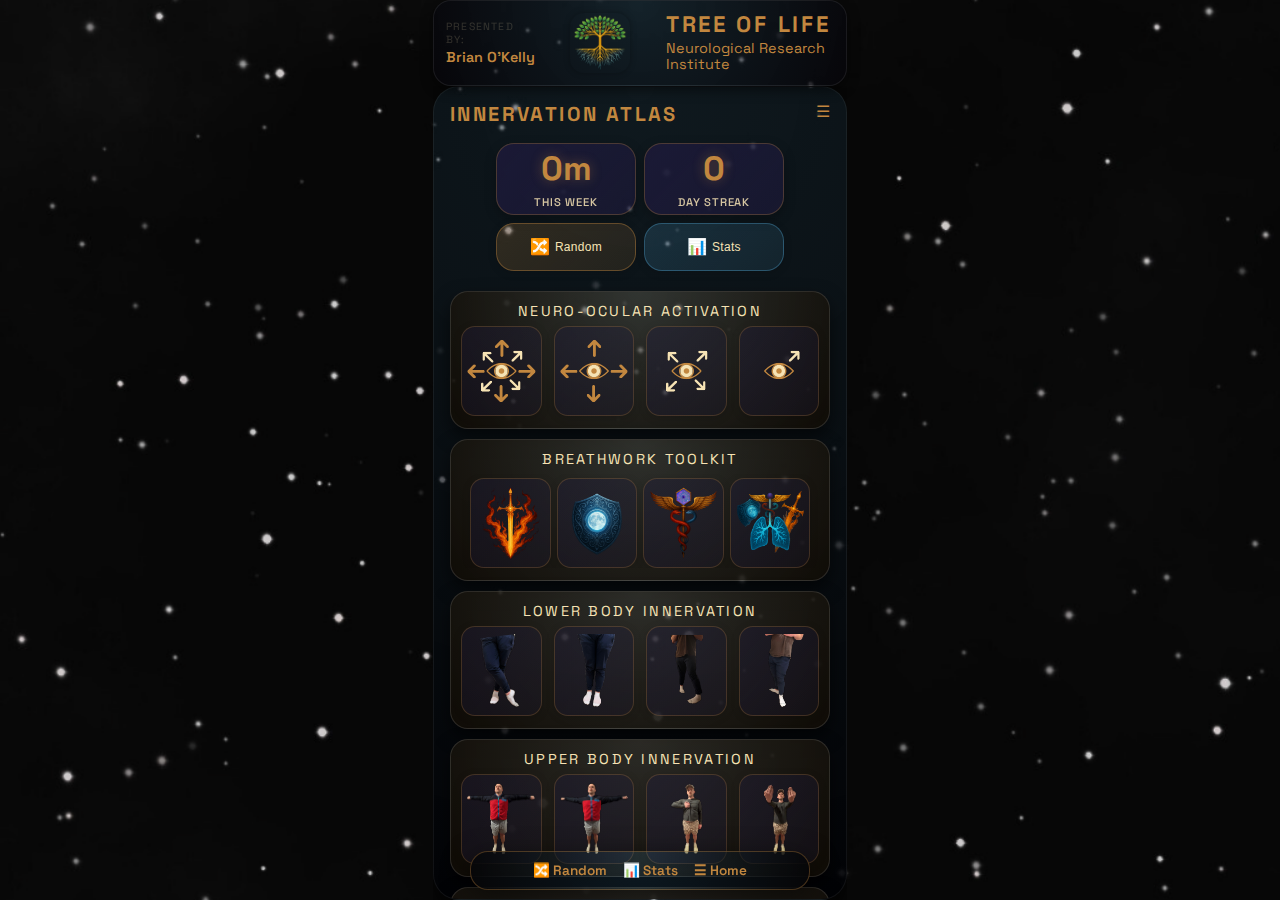
<file: index.html>
<!DOCTYPE html>
<html lang="en">

<head>
  <meta charset="UTF-8">
  <meta name="viewport" content="width=device-width, initial-scale=1.0, maximum-scale=1.0, user-scalable=no">
  <title>Innervation Atlas - Tree of Life NRI</title>
  <link rel="preconnect" href="https://fonts.googleapis.com">
  <link rel="preconnect" href="https://fonts.gstatic.com" crossorigin>
  <link href="https://fonts.googleapis.com/css2?family=Space+Grotesk:wght@300;400;500;600;700&display=swap"
    rel="stylesheet">
  <link rel="stylesheet" href="css/legs_style.css">
  <link rel="stylesheet" href="css/footer-nav.css">
  <!-- Favicon for site icon -->
  <link rel="icon" type="image/png" href="assets/logo/tolnrilogo.png">
  <!-- iPhone / iPad home screen icon -->
  <link rel="apple-touch-icon" sizes="180x180" href="assets/logo/tolnrilogo.png">
</head>

<body>
  <div class="app-frame">
    <header class="brand-header">
      <div class="brand-mark home-brand">
        <div class="brand-presenter-block">
          <div class="presented-label">presented by:</div>
          <div class="presented-name">Brian O'Kelly</div>
        </div>

        <a href="index.html" class="brand-logo-link">
          <img src="assets/logo/tolnrilogo.png" alt="Tree of Life logo" class="brand-logo-image">
        </a>

        <div class="brand-text">
          <div class="brand-title">TREE OF LIFE</div>
          <div class="brand-subtitle">Neurological Research Institute</div>
        </div>
      </div>
    </header>

    <main class="app-main">
      <section class="screen screen-active">
        <div class="home-top-row">
          <h1 class="screen-title">Innervation Atlas</h1>
          <div class="header-actions home-menu">
            <div class="menu-dropdown">
              <button class="menu-button" type="button" aria-label="Menu">☰</button>
              <div class="menu-panel">
                <a href="index.html">🏠 Home</a>
                <a href="random.html">🔀 Random</a>
                <a href="eyes.html">👁️ Eyes</a>
                <a href="breathwork.html">🫁 Breathwork</a>
                <a href="lower.html">🦶 Lower Body</a>
                <a href="upper.html">💪 Upper Body</a>
                <a href="head.html">🧠 Head</a>
                <a href="mudras.html">🤲 Mudras</a>
                <button type="button" data-menu-stats>📊 Stats</button>
                <a href="mailto:TreeOfLifeNRI@yahoo.com">📱 Contact</a>
              </div>
            </div>
          </div>
        </div>

        <!-- Stats Summary Widget -->
        <div class="home-stats-summary">
          <div class="home-stat-item" id="home-week-time">
            <div class="home-stat-value">—</div>
            <div class="home-stat-label">This Week</div>
          </div>
          <div class="home-stat-item" id="home-day-streak">
            <div class="home-stat-value">—</div>
            <div class="home-stat-label">Day Streak</div>
          </div>
          <div class="home-action-buttons">
            <button class="home-action-btn home-random-btn" id="home-random-btn" title="Start random routine">
              <span class="home-action-icon">🔀</span>
              <span class="home-action-text">Random</span>
            </button>
            <button class="home-action-btn home-stats-btn" id="home-stats-btn" title="View detailed statistics">
              <span class="home-action-icon">📊</span>
              <span class="home-action-text">Stats</span>
            </button>
          </div>
        </div>

        <div class="routine-list">
          <!-- Neuro-Ocular card -->
          <div class="routine-card" data-href="eyes.html">
            <div class="routine-header-row">
              <div class="routine-name">Neuro-Ocular Activation</div>
            </div>
            <div class="icon-strip ocular-icons">
              <a href="eyes.html?routine=FULL" class="icon-thumb" title="All 9 points">
                <img data-src="assets/neuroocular/icons/all9.svg" alt="All 9 Icon">
              </a>
              <a href="eyes.html?routine=CORE" class="icon-thumb" title="Main 4 points">
                <img data-src="assets/neuroocular/icons/9main4.svg" alt="Main 4 Icon">
              </a>
              <a href="eyes.html?routine=DIAGONAL" class="icon-thumb" title="Supplemental 4 points">
                <img data-src="assets/neuroocular/icons/9supp4.svg" alt="Supplemental 4 Icon">
              </a>
              <a href="eyes.html?routine=ALERT" class="icon-thumb" title="Heart Chakra">
                <img data-src="assets/neuroocular/icons/9heicon.svg" alt="Heart Chakra Icon">
              </a>
            </div>
          </div>

          <!-- Breathwork Toolkit -->
          <div class="routine-card" data-href="breathwork.html">
            <div class="routine-header-row">
              <div class="routine-name">Breathwork Toolkit</div>
            </div>
            <div class="thumb-strip">
              <div class="thumb"><img data-src="assets/breath/solar.png" alt="Solar pattern"></div>
              <div class="thumb"><img data-src="assets/breath/lunar.png" alt="Lunar pattern"></div>
              <div class="thumb"><img data-src="assets/breath/alternate.png" alt="Alternate pattern"></div>
              <div class="thumb"><img data-src="assets/breath/cyclical.png" alt="Cyclical pattern"></div>
            </div>
          </div>

          <!-- Lower Body Innervation -->
          <div class="routine-card" data-href="lower.html">
            <div class="routine-header-row">
              <div class="routine-name">Lower Body Innervation</div>
            </div>
            <div class="icon-strip lower-icons">
              <!-- JS will inject four icons using first movement image from each routine -->
            </div>
          </div>

          <!-- Upper Body Innervation -->
          <div class="routine-card" data-href="upper.html">
            <div class="routine-header-row">
              <div class="routine-name">Upper Body Innervation</div>
            </div>
            <div class="icon-strip upper-icons">
              <!-- JS will inject up to 6 random routine icons -->
            </div>
          </div>

          <!-- Head Innervation -->
          <div class="routine-card" data-href="head.html">
            <div class="routine-header-row">
              <div class="routine-name">Head Innervation</div>
            </div>
            <div class="icon-strip head-icons">
              <!-- JS will inject up to 6 random routine icons -->
            </div>
          </div>

          <!-- Mudras -->
          <div class="routine-card" data-href="mudras.html">
            <div class="routine-header-row">
              <div class="routine-name">Mudras</div>
            </div>
            <div class="thumb-strip mudras-strip">
              <!-- JS will inject 3 random mudra thumbnails -->
            </div>
          </div>

          <!-- Other: About / FAQ / Contact -->
          <div class="routine-card about-card" data-href="other.html">
            <div class="routine-header-row">
              <div class="routine-name">About / FAQ / Contact</div>
            </div>
          </div>

          <!-- Presenter info + Back to top -->
          <div class="footer-cta-bar">
            <div class="social-icons">
              <a href="https://www.pinterest.com" target="_blank" rel="noopener" title="Pinterest">
                <img src="assets/social/pinterest.png" alt="Pinterest" width="28" height="28">
              </a>
              <a href="https://www.youtube.com" target="_blank" rel="noopener" title="YouTube">
                <img src="assets/social/youtube.png" alt="YouTube" width="28" height="28">
              </a>
              <a href="https://www.instagram.com" target="_blank" rel="noopener" title="Instagram">
                <img src="assets/social/instagram.png" alt="Instagram" width="28" height="28">
              </a>
              <a href="https://www.tiktok.com" target="_blank" rel="noopener" title="TikTok">
                <img src="assets/social/tiktok.png" alt="TikTok" width="28" height="28">
              </a>
            </div>
          </div>

        </div>
      </section>
    </main>

    <footer class="app-footer">
      <nav class="footer-nav">
        <a href="random.html">🔀 Random</a>
        <a href="#" id="footer-stats">📊 Stats</a>
        <a href="index.html">☰ Home</a>
      </nav>
    </footer>
  </div>

  <script>
    function scrollToTop() {
      const screen = document.querySelector('.screen-active');
      if (screen) {
        screen.scrollTo({ top: 0, behavior: 'smooth' });
      } else {
        window.scrollTo({ top: 0, behavior: 'smooth' });
      }
    }

    document.addEventListener('DOMContentLoaded', () => {
      // Initialize lazy image loader
      const lazyLoader = new LazyImageLoader({ rootMargin: '100px' });

      // Observe all images with data-src attribute
      document.querySelectorAll('img[data-src]').forEach(img => {
        lazyLoader.observe(img);
      });

      // Make entire card clickable (except when clicking inside an inner link).
      document.querySelectorAll('.routine-card[data-href]').forEach(card => {
        card.addEventListener('click', (e) => {
          if (e.target.closest('a')) return; // let icon links work normally
          const href = card.getAttribute('data-href');
          if (href) {
            window.location.href = href;
          }
        });
      });

      function shuffleAndTake(list, maxCount) {
        const copy = [...list];
        for (let i = copy.length - 1; i > 0; i--) {
          const j = Math.floor(Math.random() * (i + 1));
          [copy[i], copy[j]] = [copy[j], copy[i]];
        }
        return copy.slice(0, Math.min(maxCount, copy.length));
      }

      // 1) MUDRAS: show 4 random mudra icons on the Mudras card
      const mudraStrip = document.querySelector('.mudras-strip');
      if (mudraStrip) {
        const TOTAL_MUDRAS = 45; // adjust if you have fewer
        const chosen = [];
        while (chosen.length < 4 && chosen.length < TOTAL_MUDRAS) {
          const n = Math.floor(Math.random() * TOTAL_MUDRAS) + 1;
          if (!chosen.includes(n)) chosen.push(n);
        }
        mudraStrip.innerHTML = '';
        chosen.forEach(i => {
          const d = document.createElement('div');
          d.className = 'thumb';
          const img = document.createElement('img');
          img.dataset.src = 'assets/mudras/' + i + '.svg';
          img.alt = 'Mudra ' + i;
          lazyLoader.observe(img);
          d.appendChild(img);
          mudraStrip.appendChild(d);
        });
      }

      // 2) BREATHWORK: show 4 random breathwork icons
      const breathworkStrip = document.querySelector('.breathwork-strip');
      if (breathworkStrip) {
        const BREATHWORK_ICONS = [
          { file: 'sword.svg', title: 'Breath of Fire' },
          { file: 'wings.svg', title: 'Angelic Breath' },
          { file: 'caduceus.svg', title: 'Caduceus Breath' },
          { file: 'lungs.svg', title: 'Deep Lung Breath' }
        ];

        breathworkStrip.innerHTML = '';
        BREATHWORK_ICONS.forEach(icon => {
          const a = document.createElement('a');
          a.href = 'breathwork.html';
          a.className = 'thumb';
          a.title = icon.title;
          const img = document.createElement('img');
          img.dataset.src = `assets/breathwork/${icon.file}`;
          img.alt = icon.title;
          a.appendChild(img);
          breathworkStrip.appendChild(a);
          if (lazyLoader) lazyLoader.observe(img);
        });
      }

      // 3) LOWER BODY: show 4 lower body icons
      const lowerStrip = document.querySelector('.lower-icons');
      if (lowerStrip) {
        const lowerRoutines = [
          { key: 'FEET', file: '1_FEET_MIDCROSSRIGHT_D_IMG.svg', alt: 'Feet' },
          { key: 'GROUNDING', file: '1_GROUNDING_FORWARD_D_IMG.svg', alt: 'Grounding' },
          { key: 'HIPS1', file: '1_HIPS1_LEFTFRONTIN_D_IMG.svg', alt: 'Hips I' },
          { key: 'HIPS2', file: '1_HIPS2_PLANKOPPOSITELEFTFRONT_D_IMG.svg', alt: 'Hips II' }
        ];
        lowerStrip.innerHTML = '';
        lowerRoutines.forEach(r => {
          const a = document.createElement('a');
          a.href = 'lower.html?routine=' + r.key;
          a.className = 'icon-thumb lower-thumb';
          const img = document.createElement('img');
          img.dataset.src = 'InnervationSVGs/' + r.file;
          img.alt = r.alt;
          lazyLoader.observe(img);
          a.appendChild(img);
          lowerStrip.appendChild(a);
        });
      }

      // 3) UPPER BODY: random 6 routines using the first movement SVG from each
      const upperStrip = document.querySelector('.upper-icons');
      if (upperStrip) {
        const UPPER_ROUTINES = [
          { key: 'PALMSTOGETHER', label: 'Palms Together', file: '2_CLASPMID_LEFT_D_IMG.svg' },
          { key: 'PALMIN', label: 'Palm In', file: '2_PALMIN_UP_D_IMG.svg' },
          { key: 'PALMOPEN', label: 'Palm Open', file: '2_PALMOPEN_UP_D_IMG.svg' },
          { key: 'PALMOUT', label: 'Palm Out', file: '2_PALMOUT_DOWN_D_IMG.svg' },
          { key: 'PALMCLOSED', label: 'Palm Closed', file: '2_PALMCLOSED_UP_D_IMG.svg' },
          { key: 'HEARTOPEN', label: 'Heart Open', file: '2_HEARTOPEN_RIGHT_D_IMG.svg' },
          { key: 'HEARTPROTECTED', label: 'Heart Protected', file: '2_HEARTPROTECTED_RIGHT_D_IMG.svg' },
          { key: 'SCAPULA', label: 'Scapula', file: '2_SCAPULA_RIGHT_D_IMG.svg' },
          { key: 'CROSSOPENBACKWARD', label: 'Cross Back', file: '2_CROSSPALM_BACKWARD_0_IMG.svg' },
          { key: 'CROSSOPENDOWN', label: 'Cross Down', file: '2_CROSSPALM_DOWN_0_IMG.svg' },
          { key: 'CROSSOPENFORWARD', label: 'Cross Forward', file: '2_CROSSPALM_FORWARD_0_IMG.svg' },
          { key: 'CROSSOPENREVERSE', label: 'Cross Reverse', file: '2_CROSSPALM_REVERSE_0_IMG.svg' },
          { key: 'CROSSOPENUP', label: 'Cross Up', file: '2_CROSSPALM_UP_0_IMG.svg' },
          { key: 'CROSSCLOSEDBACKWARD', label: 'Fists Back', file: '2_CROSSFIST_BACKWARD_0_IMG.svg' },
          { key: 'CROSSCLOSEDDOWN', label: 'Fists Down', file: '2_CROSSFIST_DOWN_0_IMG.svg' },
          { key: 'CROSSCLOSEDFORWARD', label: 'Fists Forward', file: '2_CROSSFIST_FORWARD_0_IMG.svg' },
          { key: 'CROSSCLOSEDREVERSE', label: 'Fists Reverse', file: '2_CROSSFIST_REVERSE_0_IMG.svg' },
          { key: 'CROSSCLOSEDUP', label: 'Fists Up', file: '2_CROSSFIST_UP_0_IMG.svg' }
        ];

        upperStrip.innerHTML = '';
        shuffleAndTake(UPPER_ROUTINES, 4).forEach(r => {
          const a = document.createElement('a');
          a.href = 'upper.html?routine=' + r.key;
          a.className = 'icon-thumb';
          const img = document.createElement('img');
          img.dataset.src = 'InnervationSVGs/' + r.file;
          img.alt = r.label;
          lazyLoader.observe(img);
          a.appendChild(img);
          upperStrip.appendChild(a);
        });
      }

      // 4) HEAD: random 6 routines using the first movement SVG from each
      const headStrip = document.querySelector('.head-icons');
      if (headStrip) {
        const HEAD_ROUTINES = [
          { key: 'CHINBOTTOM', label: 'Chin Bottom', file: '3_CHINBOTTOM_0_D_IMG.svg' },
          { key: 'CHINTOP', label: 'Chin Top', file: '3_CHINTOP_0_D_IMG.svg' },
          { key: 'LION', label: 'Lion', file: '3_LION_0_D_IMG.svg' },
          { key: 'LIONLEFT', label: 'Lion Left', file: '3_LIONLEFT_0_D_IMG.svg' },
          { key: 'LIONRIGHT', label: 'Lion Right', file: '3_LIONRIGHT_0_D_IMG.svg' },
          { key: 'NOSE', label: 'Nose', file: '3_OPENNOSE_OPENMOUTH_D_IMG.svg' },
          { key: 'PULL', label: 'Pulls', file: '3_PULLTOP_R_D_IMG.svg' }
        ];

        headStrip.innerHTML = '';
        shuffleAndTake(HEAD_ROUTINES, 4).forEach(r => {
          const a = document.createElement('a');
          a.href = 'head.html?routine=' + r.key;
          a.className = 'icon-thumb';
          const img = document.createElement('img');
          img.dataset.src = 'InnervationSVGs/' + r.file;
          img.alt = r.label;
          lazyLoader.observe(img);
          a.appendChild(img);
          headStrip.appendChild(a);
        });
      }
    });
  </script>

  <!-- Time Tracking Scripts -->
  <script src="js/time-tracker.js"></script>
  <script src="js/time-stats-ui.js"></script>
  <script src="js/lazy-loader.js"></script>

  <!-- Homepage Stats Script -->
  <script>
    document.addEventListener('DOMContentLoaded', () => {
      // Update stats summary
      function updateHomeStats() {
        if (!window.timeTracker) return;

        const stats = window.timeTracker.getSummaryStats();

        // Week time
        const weekEl = document.querySelector('#home-week-time .home-stat-value');
        if (weekEl) {
          weekEl.textContent = stats.week > 0 ? TimeTracker.formatTime(stats.week) : '0m';
        }

        // Day streak (count consecutive days with practice)
        const streakEl = document.querySelector('#home-day-streak .home-stat-value');
        if (streakEl) {
          const streak = calculateDayStreak();
          streakEl.textContent = streak;
        }
      }

      // Calculate day streak
      function calculateDayStreak() {
        if (!window.timeTracker || !window.timeTracker.data.sessions.length) return '0';

        const sessions = window.timeTracker.data.sessions;
        const today = new Date();
        today.setHours(0, 0, 0, 0);

        const daysSeen = new Set();
        sessions.forEach(s => {
          const d = new Date(s.timestamp);
          d.setHours(0, 0, 0, 0);
          daysSeen.add(d.getTime());
        });

        const sortedDays = Array.from(daysSeen).sort((a, b) => b - a);
        let streak = 0;
        let checkDate = today.getTime();

        for (const day of sortedDays) {
          if (day === checkDate) {
            streak++;
            checkDate -= 24 * 60 * 60 * 1000;
          } else if (day < checkDate) {
            break;
          }
        }

        return streak.toString();
      }

      // Stats button handlers (home card + header)
      const homeStatsBtn = document.getElementById('home-stats-btn');
      if (homeStatsBtn && window.timeStatsUI) {
        homeStatsBtn.addEventListener('click', (e) => {
          e.preventDefault();
          window.timeStatsUI.open();
        });
      }

      // Random routine button handler
      const randomBtn = document.getElementById('home-random-btn');
      if (randomBtn) {
        randomBtn.addEventListener('click', () => {
          const allRoutines = [
            { url: 'eyes.html?routine=FULL' },
            { url: 'eyes.html?routine=GROUND' },
            { url: 'eyes.html?routine=RESTORE' },
            { url: 'lower.html?routine=HIPS1' },
            { url: 'lower.html?routine=HIPS2' },
            { url: 'upper.html?routine=RANDOM' },
            { url: 'head.html?routine=RANDOM' },
            { url: 'mudras.html' },
            { url: 'breathwork.html' }
          ];
          const random = allRoutines[Math.floor(Math.random() * allRoutines.length)];
          window.location.href = random.url;
        });
      }

      // Initial update
      updateHomeStats();
    });
  </script>
  <script src="js/time-tracker.js"></script>
  <script src="js/time-stats-ui.js"></script>
  <script src="js/menu.js"></script>
</body>

</html>
</file>
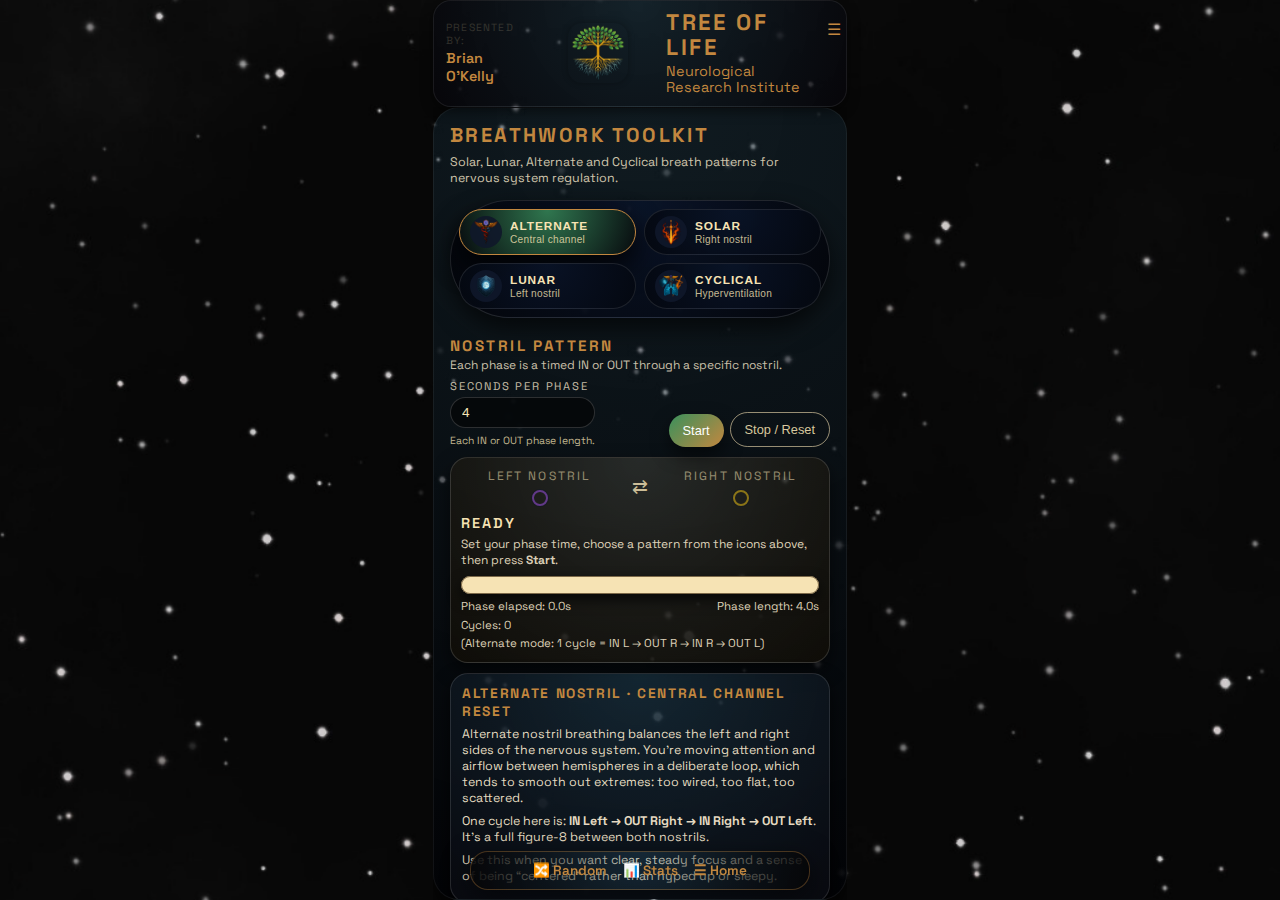
<file: breathwork.html>
<!doctype html>
<html lang="en">

<head>
  <meta charset="utf-8">
  <title>Tree of Life · Breathwork Toolkit</title>
  <meta name="viewport" content="width=device-width, initial-scale=1">
  <!-- Shared font + base styles -->
  <link href="https://fonts.googleapis.com/css2?family=Space+Grotesk:wght@400;500;600;700&display=swap"
    rel="stylesheet">
  <link rel="stylesheet" href="css/legs_style.css">
  <link rel="stylesheet" href="css/footer-nav.css">
  <link rel="stylesheet" href="css/completion-modal.css">
  <!-- Breathwork-specific styles -->
  <link rel="stylesheet" href="css/breathwork.css">
  <!-- Favicon -->
  <link rel="icon" type="image/png" href="assets/logo/tolnrilogo.png">
</head>

<body>
  <div class="app-frame">
    <!-- Shared brand header -->
    <header class="brand-header">
      <div class="brand-mark">
        <div class="brand-presenter-block">
          <div class="presented-label">presented by:</div>
          <div class="presented-name">Brian O'Kelly</div>
        </div>
        <a href="index.html" class="brand-logo-link">
          <img src="assets/logo/tolnrilogo.png" alt="Tree of Life logo" class="brand-logo-image">
        </a>
        <div class="brand-text">
          <div class="brand-title">TREE OF LIFE</div>
          <div class="brand-subtitle">Neurological Research Institute</div>
        </div>
        <div class="header-actions">
          <div class="menu-dropdown">
            <button class="menu-button" type="button" aria-label="Menu">☰</button>
            <div class="menu-panel">
              <a href="index.html">🏠 Home</a>
              <a href="random.html">🔀 Random</a>
              <a href="eyes.html">👁️ Eyes</a>
              <a href="breathwork.html">🫁 Breathwork</a>
              <a href="lower.html">🦶 Lower Body</a>
              <a href="upper.html">💪 Upper Body</a>
              <a href="head.html">🧠 Head</a>
              <a href="mudras.html">🤲 Mudras</a>
              <button type="button" data-menu-stats>📊 Stats</button>
              <a href="mailto:TreeOfLifeNRI@yahoo.com">📱 Contact</a>
            </div>
          </div>
        </div>
      </div>
    </header>

    <main class="app-main breath-app">
      <section class="screen screen-active">
        <h1 class="screen-title">Breathwork Toolkit</h1>
        <p class="screen-tagline">
          Solar, Lunar, Alternate and Cyclical breath patterns for nervous system regulation.
        </p>

        <div class="breath-layout">
          <!-- BRAND PILL BAR – the ONLY navigation between modes -->
          <div class="breath-branding">
            <button class="brand-item active" data-pattern="alternate" type="button">
              <div class="brand-icon">
                <img src="assets/breath/alternate.png" alt="Alternate icon">
              </div>
              <div class="brand-labels">
                <span class="brand-label-main">Alternate</span>
                <span class="brand-label-sub">Central channel</span>
              </div>
            </button>

            <button class="brand-item" data-pattern="solar" type="button">
              <div class="brand-icon">
                <img src="assets/breath/solar.png" alt="Solar icon">
              </div>
              <div class="brand-labels">
                <span class="brand-label-main">Solar</span>
                <span class="brand-label-sub">Right nostril</span>
              </div>
            </button>

            <button class="brand-item" data-pattern="lunar" type="button">
              <div class="brand-icon">
                <img src="assets/breath/lunar.png" alt="Lunar icon">
              </div>
              <div class="brand-labels">
                <span class="brand-label-main">Lunar</span>
                <span class="brand-label-sub">Left nostril</span>
              </div>
            </button>

            <button class="brand-item" data-pattern="cyclical" type="button">
              <div class="brand-icon">
                <img src="assets/breath/cyclical.png" alt="Cyclical icon">
              </div>
              <div class="brand-labels">
                <span class="brand-label-main">Cyclical</span>
                <span class="brand-label-sub">Hyperventilation</span>
              </div>
            </button>
          </div>

          <!-- NOSTRIL MODULE (Solar / Lunar / Alternate) -->
          <section id="nostrilScreen" class="breath-screen active">
            <header class="breath-section-header">
              <h2 class="breath-section-title">Nostril Pattern</h2>
              <p class="breath-section-subtitle">
                Each phase is a timed IN or OUT through a specific nostril.
              </p>
            </header>

            <div class="nostril-controls-row">
              <div class="field">
                <label for="phaseDuration">Seconds per phase</label>
                <input id="phaseDuration" type="number" min="1" max="20" step="0.5" value="4">
                <div class="field-hint">Each IN or OUT phase length.</div>
              </div>
              <div class="nostril-buttons">
                <button id="startAltBtn" class="btn primary-btn" type="button">Start</button>
                <button id="stopAltBtn" class="btn ghost-btn" type="button">Stop / Reset</button>
              </div>
            </div>

            <!-- Nostril visualization -->
            <div class="nostril-visual-card">
              <div class="nostril-row">
                <div class="nostril-col" id="leftNostril">
                  <div class="nostril-label">Left Nostril</div>
                  <div class="nostril-dot"></div>
                </div>
                <div class="nostril-center">⇄</div>
                <div class="nostril-col" id="rightNostril">
                  <div class="nostril-label">Right Nostril</div>
                  <div class="nostril-dot"></div>
                </div>
              </div>

              <div class="phase-copy">
                <div id="phaseTitle" class="phase-title">Ready</div>
                <div id="phaseSubtitle" class="phase-subtitle">
                  Set your phase time, choose a pattern from the icons above, then press <strong>Start</strong>.
                </div>
              </div>

              <div class="progress-area">
                <div class="progress-wrap">
                  <div id="altProgressBar" class="progress-fill"></div>
                </div>
                <div class="progress-meta">
                  <span>Phase elapsed: <span id="elapsedTime">0.0s</span></span>
                  <span>Phase length: <span id="totalTime">4.0s</span></span>
                </div>
                <div class="cycle-meta">
                  <span>Cycles: <span id="cycleCount">0</span></span>
                  <span id="cycleDefinitionText">(Alternate mode: 1 cycle = IN L → OUT R → IN R → OUT L)</span>
                </div>
              </div>
            </div>

            <!-- Info cards – only one visible at a time -->
            <article id="nostrilInfoAlternate" class="info-card active">
              <h3>Alternate Nostril · Central Channel Reset</h3>
              <p>
                Alternate nostril breathing balances the left and right sides of the nervous system.
                You’re moving attention and airflow between hemispheres in a deliberate loop, which
                tends to smooth out extremes: too wired, too flat, too scattered.
              </p>
              <p>
                One cycle here is: <strong>IN Left → OUT Right → IN Right → OUT Left</strong>.
                It’s a full figure-8 between both nostrils.
              </p>
              <p>
                Use this when you want clear, steady focus and a sense of being “centered” rather
                than hyped up or sleepy.
              </p>
            </article>

            <article id="nostrilInfoRight" class="info-card">
              <h3>Solar · Right Nostril Activation</h3>
              <p>
                Right nostril breathing is traditionally linked to the solar, energizing side of the
                system. It is associated with alertness, drive, and a mild sympathetic tilt.
              </p>
              <p>
                One cycle is <strong>IN Right → OUT Right</strong>. We’re keeping attention and flow
                on a single side to gently turn the dial up.
              </p>
              <p>
                Use this when you want to wake up, focus before work, or prime yourself for action.
                Avoid close to sleep.
              </p>
            </article>

            <article id="nostrilInfoLeft" class="info-card">
              <h3>Lunar · Left Nostril Calm</h3>
              <p>
                Left nostril work is paired with the lunar, cooling side of the system — slower,
                grounded, more parasympathetic.
              </p>
              <p>
                One cycle is <strong>IN Left → OUT Left</strong>. You’re gently biasing the system
                toward rest and digestion without collapsing your alertness.
              </p>
              <p>
                Use this later in the day, after stress, or as part of a wind-down routine before
                sleep.
              </p>
            </article>
          </section>

          <!-- CYCLICAL HYPERVENTILATION MODULE -->
          <section id="hyperScreen" class="breath-screen">
            <header class="breath-section-header">
              <h2 class="breath-section-title">Cyclical Hyperventilation</h2>
              <p class="breath-section-subtitle">
                Fast in/out breathing, followed by empty-hold retention, inhale hold, and release.
              </p>
            </header>

            <div class="hv-config">
              <div class="field">
                <label for="hvSpeed">Breath speed</label>
                <select id="hvSpeed">
                  <option value="slow">Slow — 2.2s in / 2.2s out</option>
                  <option value="standard" selected>Standard — 1.2s in / 1.2s out</option>
                  <option value="fast">Fast — 0.7s in / 0.7s out</option>
                </select>
              </div>
              <div class="field">
                <label for="hvRounds">Rounds</label>
                <input id="hvRounds" type="number" min="2" max="12" value="3">
                <div class="field-hint">Full cycles of breath + holds.</div>
              </div>
            </div>

            <div class="hv-config">
              <div class="field">
                <label for="hvBreathsSelect">Breaths per round</label>
                <select id="hvBreathsSelect">
                  <option value="10">10 breaths</option>
                  <option value="15">15 breaths</option>
                  <option value="20" selected>20 breaths</option>
                  <option value="25">25 breaths</option>
                  <option value="30">30 breaths</option>
                  <option value="35">35 breaths</option>
                  <option value="custom">Custom…</option>
                </select>
                <input id="hvBreathsCustom" type="number" min="1" max="200" value="20" class="hidden-input">
              </div>
              <div class="nostril-buttons">
                <button id="startHvBtn" class="btn primary-btn" type="button">Start Rounds</button>
                <button id="stopHvBtn" class="btn ghost-btn" type="button">Stop / Reset</button>
              </div>
            </div>

            <div class="nostril-visual-card">
              <div class="phase-copy">
                <div id="hvPhaseTitle" class="phase-title">Ready</div>
                <div id="hvPhaseSubtitle" class="phase-subtitle">
                  Choose speed, rounds, and breaths per round, then press <strong>Start Rounds</strong>.
                </div>
              </div>

              <div class="progress-area">
                <div class="progress-wrap">
                  <div id="hvProgressBar" class="progress-fill"></div>
                </div>
                <div class="hv-stats">
                  <span id="hvRoundLabel">Round: —</span>
                  <span id="hvBreathLabel">Breath: —</span>
                  <span id="hvDirectionLabel">Phase: —</span>
                </div>
              </div>

              <div class="hv-timer-row">
                <div class="hv-timer-main">
                  <div id="hvTimerDisplay" class="hv-timer-display">0.0</div>
                  <div id="hvTimerLabel" class="hv-timer-label">Timer</div>
                </div>
                <button id="hvEndRetentionBtn" class="btn ghost-btn small-btn" type="button" disabled>
                  End Retention
                </button>
              </div>
            </div>

            <section id="hvHoldsContainer" class="info-card hv-holds hidden">
              <h3>Retention history</h3>
              <ul id="hvHoldsList"></ul>
            </section>
          </section>
        </div>
      </section>
    </main>

    <footer class="app-footer">
      <nav class="footer-nav">
        <a href="random.html">🔀 Random</a>
        <a href="#" id="footer-stats">📊 Stats</a>
        <a href="index.html">☰ Home</a>
      </nav>
    </footer>
  </div>

  <script src="js/time-tracker.js"></script>
  <script src="js/time-stats-ui.js"></script>
  <script src="js/menu.js"></script>
  <script src="js/breathwork.js"></script>
  <script src="js/completion-prompt.js"></script>
</body>

</html>
</file>
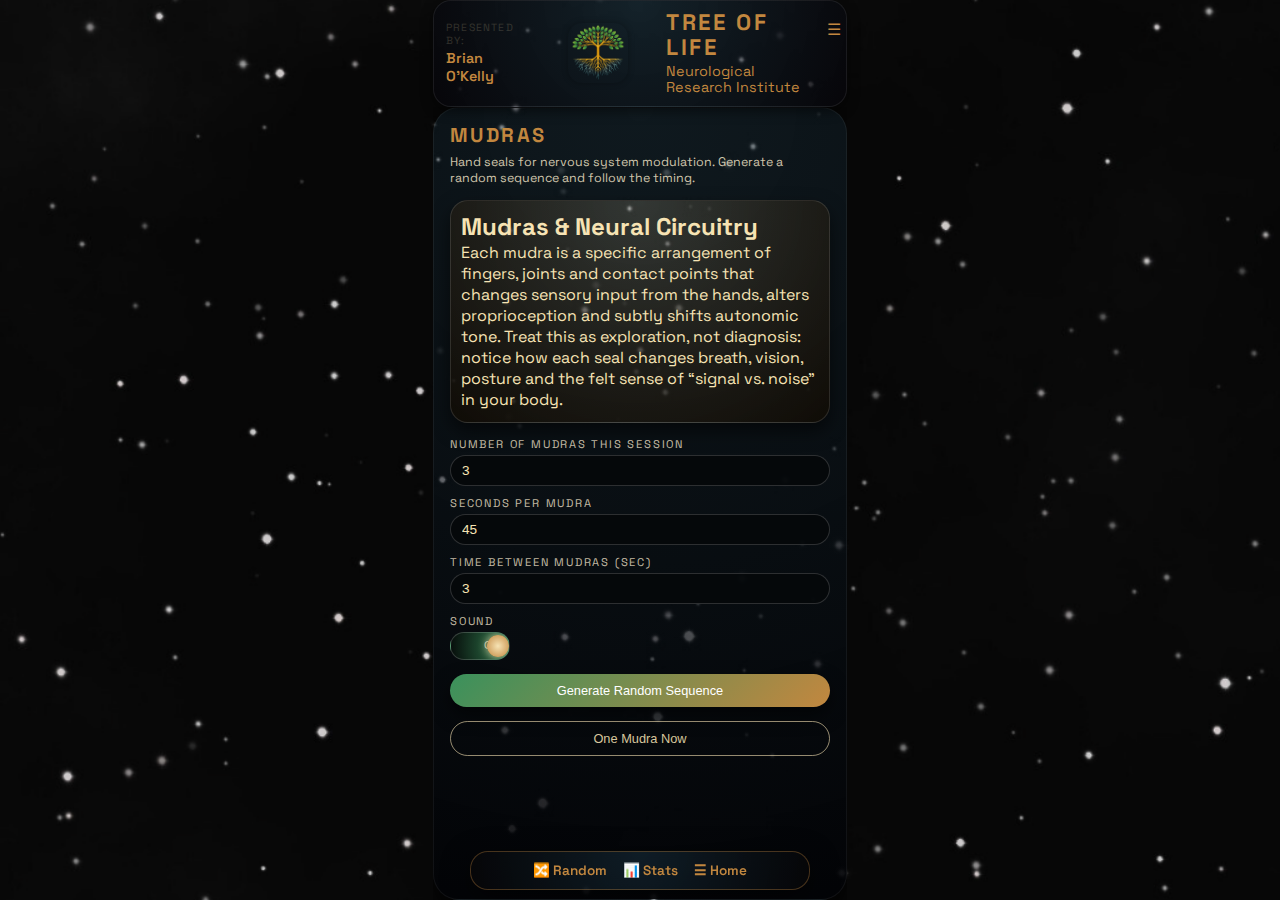
<file: mudras.html>
<!doctype html>
<html lang="en">

<head>
  <meta charset="utf-8">
  <title>Tree of Life · Mudra Generator</title>
  <meta name="viewport" content="width=device-width, initial-scale=1">
  <!-- Shared font + styles -->
  <link href="https://fonts.googleapis.com/css2?family=Space+Grotesk:wght@400;500;600;700&display=swap"
    rel="stylesheet">
  <link rel="stylesheet" href="css/legs_style.css">
  <link rel="stylesheet" href="css/footer-nav.css">
  <link rel="stylesheet" href="css/completion-modal.css">
  <!-- Favicon -->
  <link rel="icon" type="image/png" href="assets/logo/tolnrilogo.png">
</head>

<body>
  <div class="app-frame">
    <header class="brand-header">
      <div class="brand-mark">
        <div class="brand-presenter-block">
          <div class="presented-label">presented by:</div>
          <div class="presented-name">Brian O'Kelly</div>
        </div>
        <a href="index.html" class="brand-logo-link">
          <img src="assets/logo/tolnrilogo.png" alt="Tree of Life logo" class="brand-logo-image">
        </a>
        <div class="brand-text">
          <div class="brand-title">TREE OF LIFE</div>
          <div class="brand-subtitle">Neurological Research Institute</div>
        </div>
        <div class="header-actions">
          <div class="menu-dropdown">
            <button class="menu-button" type="button" aria-label="Menu">☰</button>
            <div class="menu-panel">
              <a href="index.html">🏠 Home</a>
              <a href="random.html">🔀 Random</a>
              <a href="eyes.html">👁️ Eyes</a>
              <a href="breathwork.html">🫁 Breathwork</a>
              <a href="lower.html">🦶 Lower Body</a>
              <a href="upper.html">💪 Upper Body</a>
              <a href="head.html">🧠 Head</a>
              <a href="mudras.html">🤲 Mudras</a>
              <button type="button" data-menu-stats>📊 Stats</button>
              <a href="mailto:TreeOfLifeNRI@yahoo.com">📱 Contact</a>
            </div>
          </div>
        </div>
      </div>
    </header>

    <main class="app-main">
      <!-- SCREEN 1: Config / generator -->
      <section id="screen-config" class="screen screen-active">
        <h1 class="screen-title">Mudras</h1>
        <p class="screen-tagline">
          Hand seals for nervous system modulation. Generate a random sequence and follow the timing.
        </p>

        <div class="routine-card">
          <h2 class="mini-heading">Mudras & Neural Circuitry</h2>
          <p class="body-text">
            Each mudra is a specific arrangement of fingers, joints and contact points that changes
            sensory input from the hands, alters proprioception and subtly shifts autonomic tone.
            Treat this as exploration, not diagnosis: notice how each seal changes breath, vision,
            posture and the felt sense of “signal vs. noise” in your body.
          </p>
        </div>

        <div class="prefs-grid" style="margin-top: 14px;">
          <div class="field">
            <label for="input-mudra-count">Number of mudras this session</label>
            <input id="input-mudra-count" type="number" min="1" max="45" step="1" value="3">
          </div>

          <div class="field">
            <label for="input-seconds">Seconds per mudra</label>
            <input id="input-seconds" type="number" min="5" max="300" step="5" value="45">
          </div>

          <div class="field">
            <label for="input-rest">Time between mudras (sec)</label>
            <input id="input-rest" type="number" min="0" max="120" step="1" value="3">
          </div>

          <div class="field">
            <label>Sound</label>
            <button id="mudra-audio-toggle" class="pill-toggle" data-on="1">
              <span class="pill-knob"></span>
              <span class="pill-label">On</span>
            </button>
          </div>
        </div>

        <button id="btn-generate-sequence" class="btn primary-btn full-width" style="margin-top: 14px;">
          Generate Random Sequence
        </button>
        <button id="btn-single-mudra" class="btn ghost-btn full-width">
          One Mudra Now
        </button>
      </section>

      <!-- SCREEN 2: Player -->
      <section id="screen-player" class="screen">
        <button id="btn-back-to-config" class="back-btn">← Back</button>
        <h1 id="player-title" class="screen-title">Mudra Session</h1>
        <p class="screen-tagline">
          Hold each seal gently, keep breathing, and track how your internal signal shifts.
        </p>

        <div class="routine-preview-card">
          <div id="player-preview-label" class="preview-label">Sequence</div>
          <div id="player-preview-strip" class="preview-strip">
            <!-- Thumbs injected by JS -->
          </div>
        </div>

        <div class="current-movement-card">
          <div id="current-mudra-label" class="movement-label">Mudra</div>
          <div class="movement-image-frame">
            <img id="current-mudra-image" alt="Current mudra">
          </div>
          <div class="movement-meta">
            <div id="mudra-count" class="movement-count">Mudra 1 of 1</div>
            <div id="phase-label" class="phase-label">Ready</div>
          </div>
        </div>

        <div class="progress-area">
          <div class="progress-wrap">
            <div id="prog" class="progress-fill"></div>
          </div>
        </div>

        <div class="player-controls">
          <button id="btn-play-pause" class="btn primary-btn">Start</button>
          <button id="btn-restart" class="btn ghost-btn">Restart Sequence</button>
        </div>

        <div id="status-message" class="status-message"></div>
      </section>
    </main>

    <footer class="app-footer">
      <nav class="footer-nav">
        <a href="random.html">🔀 Random</a>
        <a href="#" id="footer-stats">📊 Stats</a>
        <a href="index.html">☰ Home</a>
      </nav>
    </footer>
  </div>

  <!-- Audio cue -->
  <audio id="audio-ding" src="assets/audio/ding.mp3" preload="auto"></audio>

  <!-- Mudra app script -->
  <script src="js/time-tracker.js"></script>
  <script src="js/time-stats-ui.js"></script>
  <script src="js/lazy-loader.js"></script>
  <script src="js/menu.js"></script>
  <script src="js/mudras_app.js" defer></script>
  <script src="js/completion-prompt.js"></script>
</body>

</html>
</file>
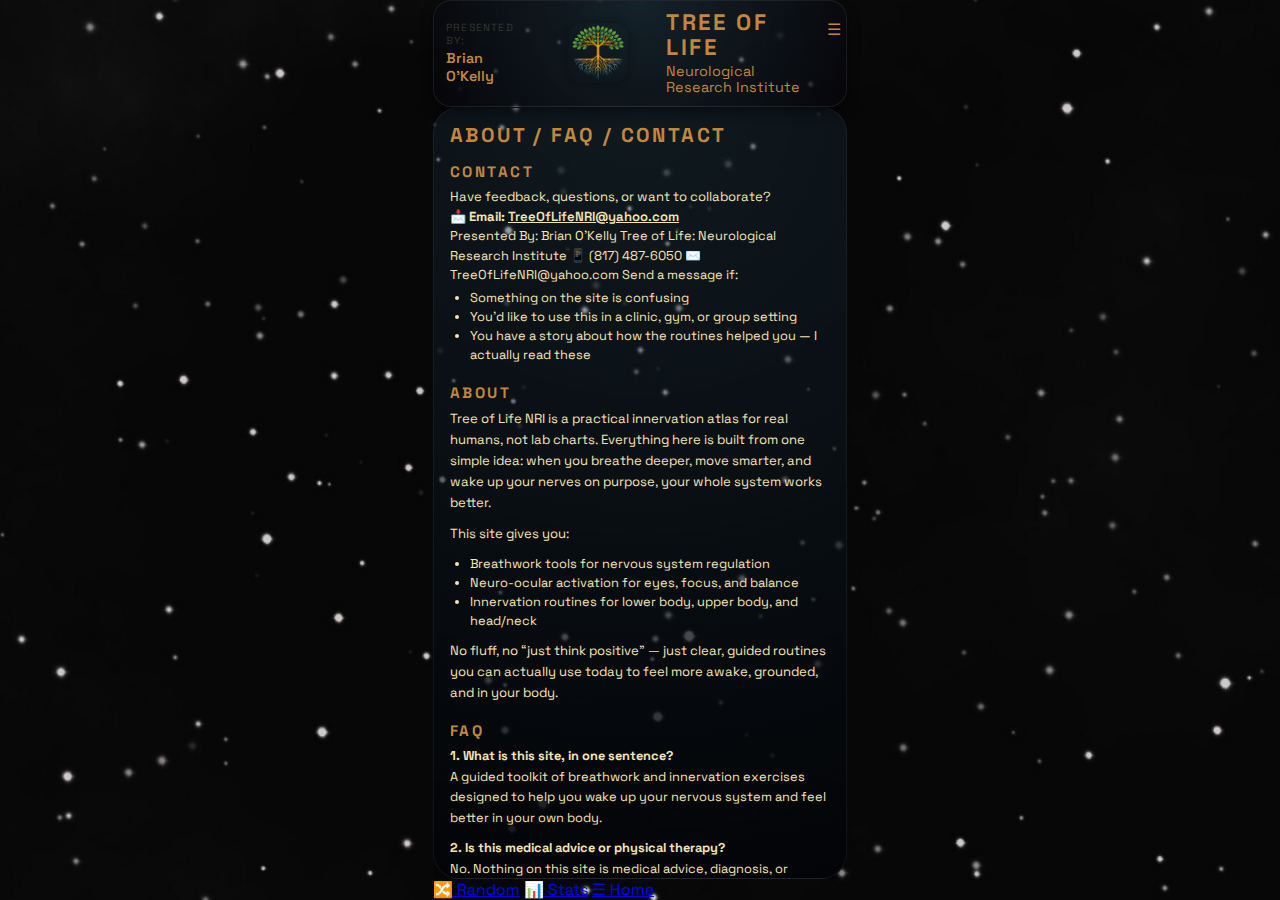
<file: other.html>
<!doctype html>
<html lang="en">
<head>
  <meta charset="utf-8">
  <title>Tree of Life · About / FAQ / Contact</title>
  <meta name="viewport" content="width=device-width, initial-scale=1">
  <link href="https://fonts.googleapis.com/css2?family=Space+Grotesk:wght@400;500;600;700&display=swap" rel="stylesheet">
  <link rel="stylesheet" href="css/legs_style.css">
  <link rel="icon" type="image/png" href="assets/logo/tolnrilogo.png">
</head>
<body>
  <div class="app-frame">
    <header class="brand-header">
      <div class="brand-mark">
        <div class="brand-presenter-block">
          <div class="presented-label">presented by:</div>
          <div class="presented-name">Brian O'Kelly</div>
        </div>
        <a href="index.html" class="brand-logo-link">
          <img src="assets/logo/tolnrilogo.png" alt="Tree of Life logo" class="brand-logo-image">
        </a>
        <div class="brand-text">
          <div class="brand-title">TREE OF LIFE</div>
          <div class="brand-subtitle">Neurological Research Institute</div>
        </div>
        <div class="header-actions">
          <div class="menu-dropdown">
            <button class="menu-button" type="button" aria-label="Menu">☰</button>
            <div class="menu-panel">
              <a href="index.html">🏠 Home</a>
              <a href="random.html">🔀 Random</a>
              <a href="eyes.html">👁️ Eyes</a>
              <a href="breathwork.html">🫁 Breathwork</a>
              <a href="lower.html">🦶 Lower Body</a>
              <a href="upper.html">💪 Upper Body</a>
              <a href="head.html">🧠 Head</a>
              <a href="mudras.html">🤲 Mudras</a>
              <button type="button" data-menu-stats>📊 Stats</button>
              <a href="mailto:TreeOfLifeNRI@yahoo.com">📱 Contact</a>
            </div>
          </div>
        </div>
      </div>
    </header>

    <main class="app-main">
      <section class="screen screen-active">
        <h1 class="screen-title">About / FAQ / Contact</h1>

        <!-- CONTACT -->
        <section style="margin-top:14px;">
          <h2 style="font-size:0.95rem; letter-spacing:0.16em; text-transform:uppercase; color:var(--gold); margin:0 0 6px; text-align:left;">
            Contact
          </h2>
          <p class="body-text" style="font-size:0.82rem; line-height:1.5;">
            Have feedback, questions, or want to collaborate?
          </p>
          <p style="font-size:0.82rem; line-height:1.5;">
            📩 <strong>Email:</strong> 
            <a href="mailto:TreeOfLifeNRI@yahoo.com" style="color:var(--cream); text-decoration:underline;">
              TreeOfLifeNRI@yahoo.com
            </a>
          </p>
          <p style="font-size:0.8rem; line-height:1.5;">
            Presented By: Brian O'Kelly
            Tree of Life: Neurological Research Institute
            📱 (817) 487-6050
            ✉️ TreeOfLifeNRI@yahoo.com
            Send a message if:
          </p>
          <ul style="font-size:0.8rem; line-height:1.5; padding-left:20px; margin-top:4px;">
            <li>Something on the site is confusing</li>
            <li>You’d like to use this in a clinic, gym, or group setting</li>
            <li>You have a story about how the routines helped you — I actually read these</li>
          </ul>
        </section>

        <!-- ABOUT -->
        <section style="margin-top:18px;">
          <h2 style="font-size:0.95rem; letter-spacing:0.16em; text-transform:uppercase; color:var(--gold); margin:0 0 6px; text-align:left;">
            About
          </h2>
          <p style="font-size:0.82rem; line-height:1.6; margin-bottom:10px;">
            Tree of Life NRI is a practical innervation atlas for real humans, not lab charts.
            Everything here is built from one simple idea: when you breathe deeper, move smarter,
            and wake up your nerves on purpose, your whole system works better.
          </p>
          <p style="font-size:0.82rem; line-height:1.6; margin-bottom:10px;">
            This site gives you:
          </p>
          <ul style="font-size:0.8rem; line-height:1.5; padding-left:20px; margin-top:4px; margin-bottom:10px;">
            <li>Breathwork tools for nervous system regulation</li>
            <li>Neuro-ocular activation for eyes, focus, and balance</li>
            <li>Innervation routines for lower body, upper body, and head/neck</li>
          </ul>
          <p style="font-size:0.82rem; line-height:1.6;">
            No fluff, no “just think positive” — just clear, guided routines you can actually use
            today to feel more awake, grounded, and in your body.
          </p>
        </section>

        <!-- FAQ -->
        <section style="margin-top:18px; margin-bottom:8px;">
          <h2 style="font-size:0.95rem; letter-spacing:0.16em; text-transform:uppercase; color:var(--gold); margin:0 0 6px; text-align:left;">
            FAQ
          </h2>

          <div style="font-size:0.8rem; line-height:1.6; display:flex; flex-direction:column; gap:10px;">
            <div>
              <strong>1. What is this site, in one sentence?</strong><br>
              A guided toolkit of breathwork and innervation exercises designed to help you wake up
              your nervous system and feel better in your own body.
            </div>

            <div>
              <strong>2. Is this medical advice or physical therapy?</strong><br>
              No. Nothing on this site is medical advice, diagnosis, or treatment. These tools are
              educational and experiential only. If you have any medical condition, injury, or
              concern, talk to your doctor or licensed provider first before trying anything here.
            </div>

            <div>
              <strong>3. Who is this for?</strong><br>
              People who:
              <ul style="margin:4px 0 0 18px;">
                <li>Sit too much and feel stiff, foggy, or drained</li>
                <li>Want simple nervous system tools, not 300-page theory</li>
                <li>Like breathwork, mobility, or nervous system work and want something more structured</li>
              </ul>
              If you’re curious about how your body and nerves actually work — this is for you.
            </div>

            <div>
              <strong>4. How do I use the routines?</strong>
              <ol style="margin:4px 0 0 18px;">
                <li>Pick one area: Breath, Eyes, Lower Body, Upper Body, or Head.</li>
                <li>Choose a routine that matches your goal (alert, grounded, restoring, etc.).</li>
                <li>Set your time (30–120 seconds per movement), and follow along with the cues and images.</li>
                <li>Start small. 5–10 minutes is plenty at first.</li>
              </ol>
            </div>

            <div>
              <strong>5. How often should I practice?</strong><br>
              You’ll get the most benefit if you:
              <ul style="margin:4px 0 0 18px;">
                <li>Do short sessions daily (5–15 minutes), or</li>
                <li>Use specific routines as a reset tool during the day (before work, after sitting, pre-training, before sleep, etc.).</li>
              </ul>
              Think of it like brushing your teeth — small and consistent beats huge and rare.
            </div>

            <div>
              <strong>6. Are the exercises safe?</strong><br>
              They’re designed to be gentle and accessible, but you are always in charge of your body.
              Stop immediately if you feel:
              <ul style="margin:4px 0 0 18px;">
                <li>Sharp pain</li>
                <li>Dizziness or nausea</li>
                <li>Numbness/tingling that worries you</li>
              </ul>
              When in doubt, skip it or talk to a professional.
            </div>

            <div>
              <strong>7. Will there be more content (mudras, injuries, deeper guides)?</strong><br>
              Yes. This is v1 of the Innervation Atlas. More routines, mudra guides, and “sort by
              injury / issue” tools are planned as the project grows.<br>
              If you want to stay updated, use the contact email above or follow future social links.
            </div>
          </div>
        </section>
      </section>
    </main>
    <footer class="app-footer">
      <nav class="footer-nav">
        <a href="random.html">🔀 Random</a>
        <a href="#" id="footer-stats">📊 Stats</a>
        <a href="index.html">☰ Home</a>
      </nav>
    </footer>
  </div>

  <script src="js/time-tracker.js"></script>
  <script src="js/time-stats-ui.js"></script>
  <script src="js/menu.js"></script>
</body>
</html>
</file>
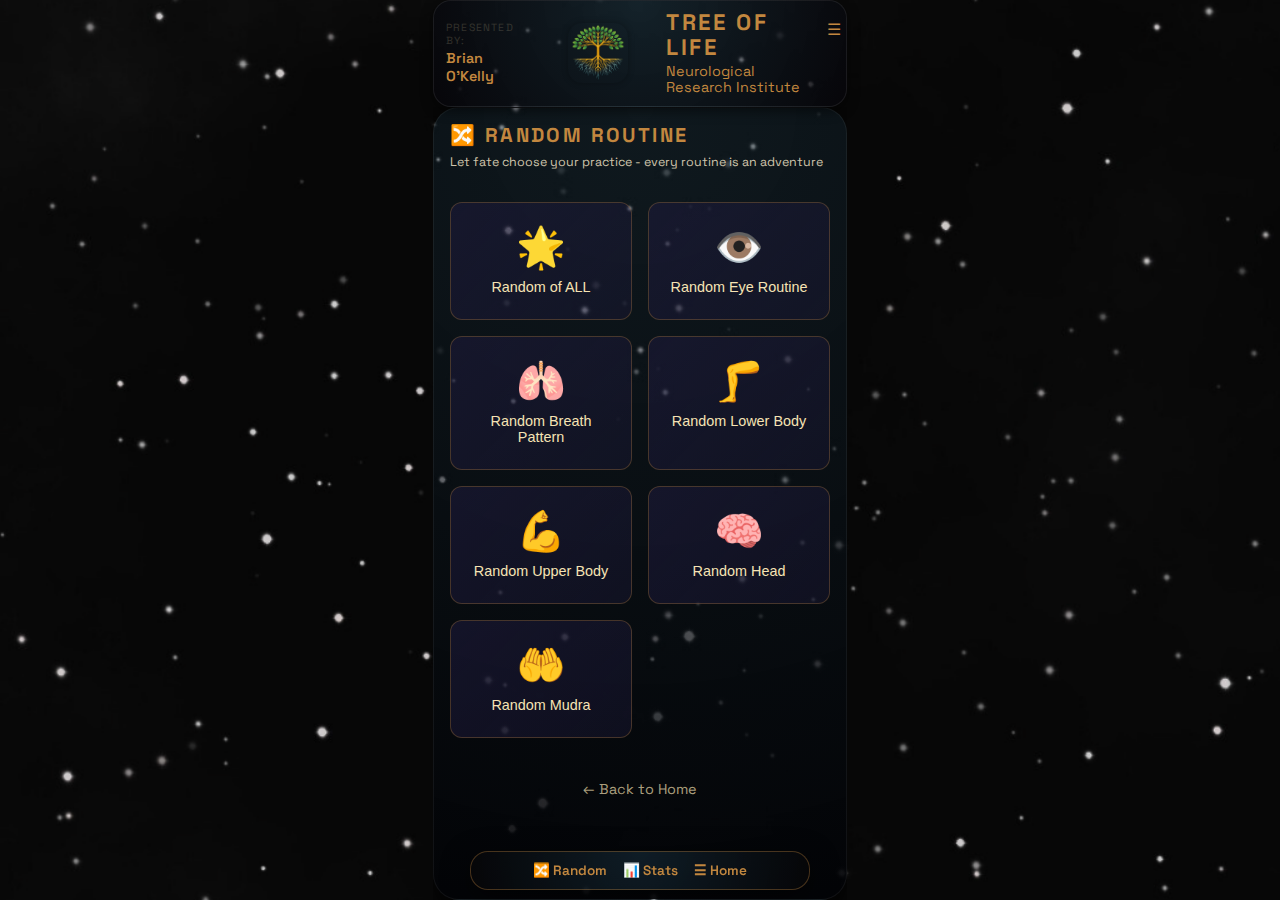
<file: random.html>
<!DOCTYPE html>
<html lang="en">

<head>
    <meta charset="UTF-8">
    <meta name="viewport" content="width=device-width, initial-scale=1.0, maximum-scale=1.0, user-scalable=no">
    <title>Random Routine - Innervation Atlas</title>
    <link rel="preconnect" href="https://fonts.googleapis.com">
    <parameter name="preconnect" href="https://fonts.gstatic.com" crossorigin>
        <link href="https://fonts.googleapis.com/css2?family=Space+Grotesk:wght@300;400;500;600;700&display=swap"
            rel="stylesheet">
        <link rel="stylesheet" href="css/legs_style.css">
        <link rel="stylesheet" href="css/footer-nav.css">
</head>

<body>
    <div class="app-frame">
        <header class="brand-header">
            <div class="brand-mark">
                <div class="brand-presenter-block">
                    <div class="presented-label">presented by:</div>
                    <div class="presented-name">Brian O'Kelly</div>
                </div>
                <a href="index.html" class="brand-logo-link">
                    <img src="assets/logo/tolnrilogo.png" alt="Tree of Life logo" class="brand-logo-image">
                </a>
                <div class="brand-text">
                    <div class="brand-title">TREE OF LIFE</div>
                    <div class="brand-subtitle">Neurological Research Institute</div>
                </div>
                <div class="header-actions">
                    <div class="menu-dropdown">
                        <button class="menu-button" type="button" aria-label="Menu">☰</button>
                        <div class="menu-panel">
                            <a href="index.html">🏠 Home</a>
                            <a href="random.html">🔀 Random</a>
                            <a href="eyes.html">👁️ Eyes</a>
                            <a href="breathwork.html">🫁 Breathwork</a>
                            <a href="lower.html">🦶 Lower Body</a>
                            <a href="upper.html">💪 Upper Body</a>
                            <a href="head.html">🧠 Head</a>
                            <a href="mudras.html">🤲 Mudras</a>
                            <button type="button" data-menu-stats>📊 Stats</button>
                            <a href="mailto:TreeOfLifeNRI@yahoo.com">📱 Contact</a>
                        </div>
                    </div>
                </div>
            </div>
        </header>
        <main class="app-main">
            <section class="screen screen-active">
                <h1 class="screen-title">🔀 Random Routine</h1>
                <p class="screen-tagline">Let fate choose your practice - every routine is an adventure</p>

                <div class="random-grid">
                    <button class="random-card" data-type="all">
                        <span class="random-icon">🌟</span>
                        <span class="random-label">Random of ALL</span>
                    </button>

                    <button class="random-card" data-type="eyes">
                        <span class="random-icon">👁️</span>
                        <span class="random-label">Random Eye Routine</span>
                    </button>

                    <button class="random-card" data-type="breath">
                        <span class="random-icon">🫁</span>
                        <span class="random-label">Random Breath Pattern</span>
                    </button>

                    <button class="random-card" data-type="lower">
                        <span class="random-icon">🦵</span>
                        <span class="random-label">Random Lower Body</span>
                    </button>

                    <button class="random-card" data-type="upper">
                        <span class="random-icon">💪</span>
                        <span class="random-label">Random Upper Body</span>
                    </button>

                    <button class="random-card" data-type="head">
                        <span class="random-icon">🧠</span>
                        <span class="random-label">Random Head</span>
                    </button>

                    <button class="random-card" data-type="mudra">
                        <span class="random-icon">🤲</span>
                        <span class="random-label">Random Mudra</span>
                    </button>
                </div>

                <div class="back-link">
                    <a href="index.html">← Back to Home</a>
                </div>
            </section>
        </main>

        <footer class="app-footer">
            <nav class="footer-nav">
                <a href="random.html">🔀 Random</a>
                <a href="#" id="footer-stats">📊 Stats</a>
                <a href="index.html">☰ Home</a>
            </nav>
        </footer>
    </div>

    <script>
        // Random routine selections
        const routines = {
            all: [
                'eyes.html?routine=FULL',
                'eyes.html?routine=GROUND',
                'eyes.html?routine=RESTORE',
                'eyes.html?routine=ALERT',
                'lower.html?routine=HIPS1',
                'lower.html?routine=HIPS2',
                'upper.html?routine=RANDOM',
                'head.html?routine=RANDOM',
                'mudras.html',
                'breathwork.html'
            ],
            eyes: [
                'eyes.html?routine=FULL',
                'eyes.html?routine=GROUND',
                'eyes.html?routine=RESTORE',
                'eyes.html?routine=ALERT'
            ],
            breath: ['breathwork.html'],
            lower: [
                'lower.html?routine=HIPS1',
                'lower.html?routine=HIPS2'
            ],
            upper: ['upper.html?routine=RANDOM'],
            head: ['head.html?routine=RANDOM'],
            mudra: ['mudras.html']
        };

        // Handle card clicks
        document.querySelectorAll('.random-card').forEach(card => {
            card.addEventListener('click', () => {
                card.classList.add('clicked');
                const type = card.dataset.type;
                const options = routines[type];
                const random = options[Math.floor(Math.random() * options.length)];

                setTimeout(() => {
                    window.location.href = random;
                }, 300);
            });
        });
    </script>
    <script src="js/time-tracker.js"></script>
    <script src="js/time-stats-ui.js"></script>
    <script src="js/menu.js"></script>
</body>

</html>
</file>
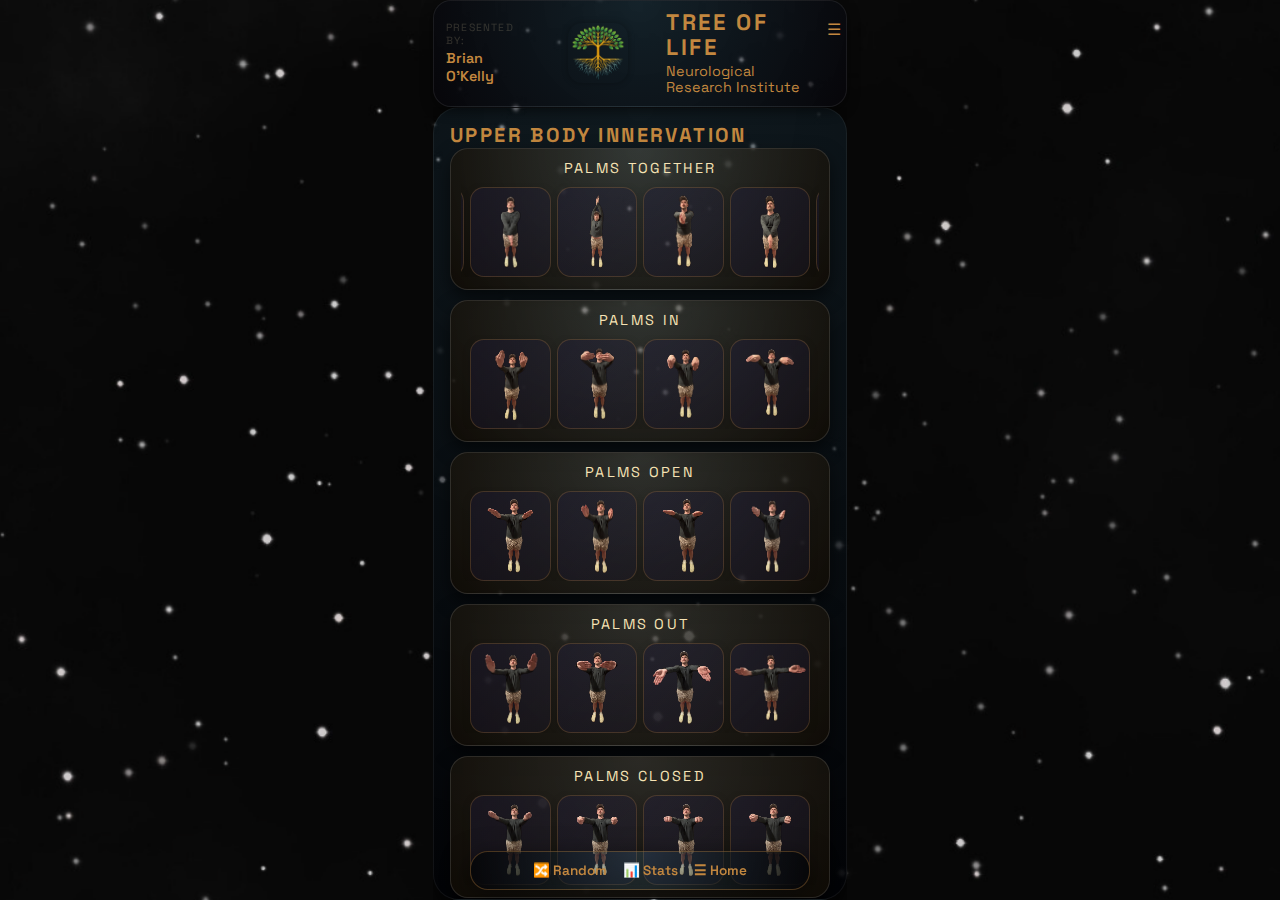
<file: upper.html>
<!doctype html>
<html lang="en">

<head>
  <meta charset="utf-8">
  <title>Tree of Life · Upper Body Innervation</title>
  <meta name="viewport" content="width=device-width, initial-scale=1">
  <!-- Use the same font family as the rest of the app -->
  <link href="https://fonts.googleapis.com/css2?family=Space+Grotesk:wght@400;500;600;700&display=swap"
    rel="stylesheet">
  <!-- Shared stylesheet for consistent design -->
  <link rel="stylesheet" href="css/legs_style.css">
  <link rel="stylesheet" href="css/footer-nav.css">
  <link rel="stylesheet" href="css/completion-modal.css">
  <!-- Favicon for the site icon -->
  <link rel="icon" type="image/png" href="assets/logo/tolnrilogo.png">
</head>

<body>
  <div class="app-frame">
    <header class="brand-header">
      <div class="brand-mark">
        <div class="brand-presenter-block">
          <div class="presented-label">presented by:</div>
          <div class="presented-name">Brian O'Kelly</div>
        </div>
        <a href="index.html" class="brand-logo-link">
          <img src="assets/logo/tolnrilogo.png" alt="Tree of Life logo" class="brand-logo-image">
        </a>
        <div class="brand-text">
          <div class="brand-title">TREE OF LIFE</div>
          <div class="brand-subtitle">Neurological Research Institute</div>
        </div>
        <div class="header-actions">
          <div class="menu-dropdown">
            <button class="menu-button" type="button" aria-label="Menu">☰</button>
            <div class="menu-panel">
              <a href="index.html">🏠 Home</a>
              <a href="random.html">🔀 Random</a>
              <a href="eyes.html">👁️ Eyes</a>
              <a href="breathwork.html">🫁 Breathwork</a>
              <a href="lower.html">🦶 Lower Body</a>
              <a href="upper.html">💪 Upper Body</a>
              <a href="head.html">🧠 Head</a>
              <a href="mudras.html">🤲 Mudras</a>
              <button type="button" data-menu-stats>📊 Stats</button>
              <a href="mailto:TreeOfLifeNRI@yahoo.com">📱 Contact</a>
            </div>
          </div>
        </div>
      </div>
    </header>

    <main class="app-main">
      <!-- SCREEN 1: ROUTINE PICKER -->
      <section id="screen-select" class="screen screen-active">
        <h1 class="screen-title">Upper Body Innervation</h1>
        <!-- Tagline intentionally omitted per user instruction. -->

        <div id="upper-routine-list" class="routine-list">
          <!-- Routine cards will be inserted by upper_app.js -->
        </div>

        <button id="upper-btn-random" class="btn random-btn">
          <span class="random-icon">⇄</span>
          <span>Random Routine</span>
        </button>
      </section>

      <!-- SCREEN 2: PREFERENCES -->
      <section id="screen-prefs" class="screen">
        <button class="back-btn" data-back="screen-select">← Back</button>
        <h1 id="prefs-title" class="screen-title">Routine</h1>
        <p id="prefs-tagline" class="screen-tagline">Set your timing and rounds.</p>

        <div class="routine-preview-card">
          <div class="preview-label" id="prefs-preview-label"></div>
          <div class="preview-strip" id="prefs-preview-strip">
            <!-- Thumbnails populated by JS -->
          </div>
        </div>

        <div class="prefs-grid">
          <div class="field">
            <label for="input-seconds">Seconds per movement</label>
            <input id="input-seconds" type="number" min="5" max="300" step="5" value="45">
          </div>
          <div class="field">
            <label for="input-rest">Time between movements (sec)</label>
            <!-- Default rest is 3 seconds -->
            <input id="input-rest" type="number" min="0" max="120" step="1" value="3">
          </div>
          <div class="field">
            <label for="input-rounds">Rounds of routine</label>
            <input id="input-rounds" type="number" min="1" max="12" step="1" value="2">
          </div>
          <div class="field">
            <label>Audio</label>
            <button id="upper-audio-toggle" class="pill-toggle" data-on="1">
              <span class="pill-knob"></span>
              <span class="pill-label">On</span>
            </button>
          </div>
        </div>
        <button id="btn-start-routine" class="btn primary-btn full-width">Start Routine</button>
      </section>

      <!-- SCREEN 3: ROUTINE PLAYER -->
      <section id="screen-player" class="screen">
        <button class="back-btn" data-back="screen-prefs">← Back</button>
        <h1 id="player-title" class="screen-title">Routine</h1>
        <p id="player-tagline" class="screen-tagline">Follow the movements at your own pace.</p>

        <div class="routine-preview-card">
          <div class="preview-label" id="player-preview-label"></div>
          <div class="preview-strip" id="player-preview-strip">
            <!-- Thumbnails populated by JS -->
          </div>
        </div>

        <div class="current-movement-card">
          <div id="current-movement-label" class="movement-label">Movement</div>
          <div class="movement-image-frame">
            <img id="current-movement-image" alt="Current movement">
          </div>
          <div class="movement-meta">
            <div id="movement-count" class="movement-count">Movement 1 of 1</div>
            <div id="round-count" class="round-count">Round 1 of 1</div>
            <div id="phase-label" class="phase-label">Ready</div>
          </div>
        </div>

        <div class="progress-area">
          <div class="progress-wrap">
            <div id="prog" class="progress-fill"></div>
          </div>
        </div>

        <div class="player-controls">
          <button id="btn-play-pause" class="btn primary-btn">Start</button>
          <button id="btn-restart" class="btn ghost-btn">Restart Routine</button>
        </div>

        <div id="status-message" class="status-message"></div>
      </section>
    </main>

    <footer class="app-footer">
      <nav class="footer-nav">
        <a href="random.html">🔀 Random</a>
        <a href="#" id="footer-stats">📊 Stats</a>
        <a href="index.html">☰ Home</a>
      </nav>
    </footer>
  </div>

  <audio id="audio-beep" preload="auto"></audio>
  <audio id="audio-ding" src="assets/audio/ding.mp3" preload="auto"></audio>

  <script src="js/time-tracker.js"></script>
  <script src="js/time-stats-ui.js"></script>
  <script src="js/lazy-loader.js"></script>
  <script src="js/menu.js"></script>
  <!-- Include the upper body logic script -->
  <script src="js/upper_app.js" defer></script>
  <script src="js/completion-prompt.js"></script>
</body>

</html>
</file>
<file: css/legs_style.css>
/* Shared style sheet for the Innervation Atlas pages. */

:root {
  --gold: #C2873F;
  --emerald: #3A915C;
  --obsidian: #0F0F0F;
  --starlight: #4C9AC5;
  --cream: #F6E3B4;
  --indigo: #1D1A3A;

  --shadow-soft: 0 18px 40px rgba(0, 0, 0, 0.65);
  --shadow-light: 0 8px 18px rgba(0, 0, 0, 0.55);

  --radius-lg: 26px;
  --radius-md: 18px;
  --radius-sm: 12px;

  --transition-fast: 160ms ease-out;
  --transition-med: 220ms ease-out;
}

/* GLOBAL RESET & BASE STYLES */
* {
  margin: 0;
  padding: 0;
  box-sizing: border-box;
}

/* Custom Scrollbar Theme */
::-webkit-scrollbar {
  width: 10px;
  height: 10px;
}

::-webkit-scrollbar-track {
  background: rgba(15, 15, 15, 0.5);
}

::-webkit-scrollbar-thumb {
  background: linear-gradient(135deg, rgba(194, 135, 63, 0.4), rgba(76, 154, 197, 0.4));
  border-radius: 5px;
  border: 2px solid rgba(15, 15, 15, 0.5);
}

::-webkit-scrollbar-thumb:hover {
  background: linear-gradient(135deg, rgba(194, 135, 63, 0.6), rgba(76, 154, 197, 0.6));
}

/* Firefox scrollbar */
* {
  scrollbar-width: thin;
  scrollbar-color: rgba(194, 135, 63, 0.4) rgba(15, 15, 15, 0.5);
}

html,
body {
  font-family: 'Space Grotesk', -apple-system, BlinkMacSystemFont, "Segoe UI", Roboto, sans-serif;
  color: var(--cream);
  height: 100%;
  overflow-x: hidden;
  background: #0F0F0F url('../assets/backgrounds/stars-simple.png') center/cover fixed;
  max-width: 100vw;
  width: 100%;
}

body {
  display: flex;
  justify-content: center;
  align-items: stretch;
  position: relative;
  scrollbar-width: thin;
}

/* Compact scrollbar */
::-webkit-scrollbar {
  width: 6px;
}

::-webkit-scrollbar-track {
  background: rgba(15, 15, 15, 0.4);
}

::-webkit-scrollbar-thumb {
  background: linear-gradient(135deg, rgba(194, 135, 63, 0.45), rgba(76, 154, 197, 0.45));
  border-radius: 10px;
  border: none;
  min-height: 20px;
}

::-webkit-scrollbar-thumb:hover {
  background: linear-gradient(135deg, rgba(194, 135, 63, 0.6), rgba(76, 154, 197, 0.6));
}

.screen::-webkit-scrollbar,
.app-main::-webkit-scrollbar {
  width: 6px;
}

.screen::-webkit-scrollbar-thumb,
.app-main::-webkit-scrollbar-thumb {
  background: linear-gradient(135deg, rgba(194, 135, 63, 0.45), rgba(76, 154, 197, 0.45));
  border-radius: 10px;
  min-height: 20px;
}

/* Prevent any child from forcing horizontal scroll */
* {
  max-width: 100%;
}

/* App container - iPhone column lock */
.app-frame {
  max-width: 414px;
  width: 100%;
  margin: 0 auto;
  min-height: 100vh;
  display: flex;
  flex-direction: column;
  position: relative;
  background: transparent;
}

/* HEADER */
/* group logo + "presented by" on the left */
.brand-left {
  display: flex;
  align-items: center;
  gap: 8px;
}

/* make the whole header spread nicely */
.brand-mark {
  display: flex;
  align-items: center;
  justify-content: space-between;
  width: 100%;
}

/* keep logo clickable */
.brand-logo-link {
  display: flex;
  align-items: center;
}

/* "presented by" block – already has opacity in .presented-label */
.brand-presenter {
  display: flex;
  flex-direction: column;
  align-items: flex-start;
  margin-bottom: 0;
  text-align: left;
}

/* right side stays right-aligned */
.brand-text {
  display: flex;
  flex-direction: column;
  line-height: 1.1;
  flex: 1;
  margin-left: 0;
  text-align: left;
}

.brand-header {
  flex: 0 0 auto;
  background: radial-gradient(circle at top, rgba(76, 154, 197, 0.18), rgba(7, 6, 10, 0.96));
  color: var(--cream);
  padding: 10px 12px;
  box-shadow: 0 4px 12px rgba(0, 0, 0, 0.5);
  position: sticky;
  top: 0;
  margin: 0;
  border-radius: 18px;
  border: 1px solid rgba(255, 255, 255, 0.08);
  z-index: 1200;
  display: flex;
  align-items: center;
  gap: 10px;
  width: 100%;
  min-height: 72px;
}

/* Logo on far left */
.brand-mark {
  display: grid;
  grid-template-columns: 24% 26% 42% auto;
  align-items: center;
  gap: 8px;
  width: 100%;
}
.brand-mark.home-brand {
  grid-template-columns: 25% 25% 50%;
}

.brand-presenter-block {
  display: flex;
  flex-direction: column;
  justify-content: center;
  align-items: flex-start;
  gap: 2px;
  padding-right: 8px;
}

.brand-logo-link {
  flex-shrink: 0;
  display: flex;
  align-items: center;
  justify-content: center;
  height: 64px;
}

.brand-logo-image {
  height: 60px;
  width: auto;
  max-width: 100%;
  border-radius: 14px;
  object-fit: contain;
  box-shadow: 0 0 6px rgba(0, 0, 0, 0.3);
}

.brand-name-text {
  display: block;
  font-weight: 700;
  letter-spacing: 0.05em;
  text-transform: uppercase;
}

/* Brand text - takes remaining space */
.brand-text {
  display: flex;
  flex-direction: column;
  line-height: 1.1;
  flex: 1;
  text-align: left;
  gap: 4px;
  justify-content: center;
  padding-left: 10px;
}

.brand-name {
  font-size: 1.1rem;
  font-weight: 700;
  letter-spacing: 0.1em;
  color: #C2873F;
  text-transform: uppercase;
  line-height: 1;
}

/* Presenter info - left side after logo */
.presented-by {
  flex-shrink: 0;
  display: flex;
  flex-direction: column;
  gap: 2px;
  padding-right: 10px;
  border-right: 1px solid rgba(194, 135, 63, 0.3);
}

.presented-label {
  font-size: 0.65rem;
  letter-spacing: 0.14em;
  text-transform: lowercase;
  opacity: 0.35;
  /* ~35% opacity like your mock */
}

.presented-name {
  font-size: 0.9rem;
  font-weight: 600;
  color: var(--gold);
  /* C2873F */
}

a[href^="tel"],
a[href^="mailto"] {
  color: var(--gold);
  font-weight: 600;
}

.brand-title {
  font-size: 1.4rem;
  font-weight: 700;
  letter-spacing: 0.12em;
  color: var(--gold);
}

.brand-subtitle {
  font-size: 0.9rem;
  color: var(--gold);
}

.text-gold-strong {
  color: #C2873F;
  font-weight: 700;
}

.text-cream {
  color: var(--cream);
}

.contact-link {
  color: #C2873F;
  font-weight: 600;
  text-decoration: none;
}

.contact-link:hover {
  text-decoration: underline;
}

.header-actions {
  display: flex;
  align-items: center;
  gap: 6px;
  justify-self: end;
  align-self: center;
}

.brand-header .header-actions {
  justify-self: end;
  margin-left: auto;
  align-self: flex-start;
  margin-top: 4px;
}

.brand-header .header-actions .menu-button,
.brand-header .header-actions .stats-button {
  height: 30px;
  display: inline-flex;
  align-items: center;
}

.header-actions-detached {
  margin: 10px 12px 0;
}

.menu-dropdown {
  position: relative;
}

.menu-button {
  border: none;
  background: transparent;
  color: var(--gold);
  border-radius: 0;
  padding: 0;
  font-size: 1rem;
  cursor: pointer;
  display: inline-flex;
  align-items: center;
  gap: 0;
  box-shadow: none;
  line-height: 1.1;
  width: auto;
  height: auto;
  justify-content: center;
}

.menu-button:hover {
  box-shadow: none;
}

.stats-button {
  font-size: 0.75rem;
  padding: 6px 10px;
  height: 38px;
}

.menu-panel {
  display: none;
  position: absolute;
  right: 0;
  top: calc(100% + 8px);
  background: radial-gradient(circle at top, rgba(246, 227, 180, 0.12), rgba(8, 7, 6, 0.9));
  border: 1px solid rgba(255, 255, 255, 0.08);
  border-radius: 14px;
  box-shadow: var(--shadow-soft);
  padding: 10px;
  min-width: 180px;
  z-index: 2000;
}

.menu-panel a,
.menu-panel button {
  display: flex;
  align-items: center;
  gap: 8px;
  width: 100%;
  border: none;
  background: transparent;
  color: var(--cream);
  text-decoration: none;
  font-size: 0.9rem;
  padding: 8px 10px;
  border-radius: 10px;
  cursor: pointer;
  text-align: left;
}

.menu-panel a:hover,
.menu-panel button:hover {
  background: rgba(194, 135, 63, 0.16);
  color: var(--gold);
}

.menu-dropdown.open .menu-panel {
  display: block;
}

/* MAIN SCREEN */

.app-main {
  flex: 1 1 auto;
  position: relative;
  overflow: hidden;
  padding: 10px 10px 120px;
}

.screen {
  position: absolute;
  inset: 0;
  border-radius: var(--radius-lg);
  padding: 14px 16px 100px;
  background: radial-gradient(circle at top, rgba(76, 154, 197, 0.13), rgba(3, 4, 7, 0.96));
  border: 1px solid rgba(255, 255, 255, 0.06);
  box-shadow: var(--shadow-soft);
  overflow-y: auto;
  opacity: 0;
  transform: translateY(16px);
  pointer-events: none;
  transition: opacity var(--transition-med), transform var(--transition-med);
}

.screen-active {
  opacity: 1;
  transform: translateY(0);
  pointer-events: auto;
}

.screen-title {
  margin: 0;
  font-size: 1.25rem;
  letter-spacing: 0.12em;
  text-transform: uppercase;
  color: var(--gold);
}

.screen-tagline {
  margin: 6px 0 14px;
  font-size: 0.78rem;
  color: rgba(243, 229, 200, 0.85);
}

/* HOME ROUTINE CARDS */

.routine-list {
  display: flex;
  flex-direction: column;
  gap: 10px;
}

.routine-card {
  border-radius: var(--radius-md);
  padding: 10px 10px 12px;
  background: radial-gradient(circle at top, rgba(246, 227, 180, 0.16), rgba(16, 12, 6, 0.95));
  border: 1px solid rgba(255, 255, 255, 0.12);
  box-shadow: var(--shadow-light);
  cursor: pointer;
  transition: transform var(--transition-fast), box-shadow var(--transition-fast), border-color var(--transition-fast);
  color: inherit;
  text-decoration: none;
}

.routine-card:hover {
  transform: translateY(-2px);
  box-shadow: 0 10px 22px rgba(0, 0, 0, 0.8);
  border-color: rgba(242, 227, 180, 0.8);
}

.routine-header-row {
  display: flex;
  justify-content: center;
  align-items: center;
  margin-bottom: 6px;
}

.routine-name {
  font-size: 0.9rem;
  letter-spacing: 0.16em;
  text-transform: uppercase;
  width: 100%;
  text-align: center;
}

/* Remove the little cream pill on the home screen */
.routine-count {
  display: none;
}

/* STRIPS & THUMBS */

.thumb-strip {
  display: flex;
  gap: 6px;
  overflow-x: auto;
  padding-top: 4px;
  justify-content: center;
}

.thumb-strip::-webkit-scrollbar {
  display: none;
}

/* Landing thumbnails (breathwork, mudras) – make them big */
.thumb {
  flex: 0 0 calc(25% - 9px);
  width: calc(25% - 9px);
  height: 90px;
  border-radius: 14px;
  background: linear-gradient(135deg, rgba(29, 26, 58, 0.4), rgba(29, 26, 58, 0.25));
  border: 1px solid rgba(194, 135, 63, 0.25);
  display: flex !important;
  align-items: center !important;
  justify-content: center !important;
  padding: 2px !important;
  transition: all 0.2s ease;
  box-shadow: 0 2px 8px rgba(0, 0, 0, 0.15);
}

.thumb:hover {
  background: linear-gradient(135deg, rgba(29, 26, 58, 0.6), rgba(29, 26, 58, 0.4));
  border-color: rgba(194, 135, 63, 0.5);
  transform: translateY(-2px);
  box-shadow: 0 4px 12px rgba(194, 135, 63, 0.2);
}

.thumb img {
  width: 100% !important;
  height: 100% !important;
  object-fit: contain !important;
  max-width: 100% !important;
  max-height: 100% !important;
}

/* BUTTONS */

.btn {
  border-radius: 999px;
  border: none;
  padding: 9px 14px;
  font-size: 0.8rem;
  font-weight: 500;
  display: inline-flex;
  align-items: center;
  justify-content: center;
  gap: 6px;
  cursor: pointer;
  transition: transform 120ms ease-out, box-shadow 160ms ease-out, background var(--transition-fast), color var(--transition-fast);
}

.btn:active {
  transform: translateY(1px) scale(0.97);
  box-shadow: 0 6px 14px rgba(0, 0, 0, 0.7);
}

.random-btn {
  margin: 14px auto 0;
  display: flex;
  background: var(--cream);
  color: #1c1710;
  box-shadow: var(--shadow-light);
}

.random-icon {
  font-size: 0.95rem;
}

.primary-btn {
  background: linear-gradient(135deg, var(--emerald), var(--gold));
  color: #fff;
  box-shadow: var(--shadow-light);
}

.ghost-btn {
  background: transparent;
  color: rgba(246, 227, 180, 0.88);
  border: 1px solid rgba(246, 227, 180, 0.6);
}

.full-width {
  width: 100%;
  margin-top: 14px;
}

.back-btn {
  border: none;
  background: transparent;
  color: rgba(246, 227, 180, 0.86);
  font-size: 0.8rem;
  margin: -4px 0 2px;
  padding: 4px 2px;
  cursor: pointer;
}

/* PREVIEW CARD (USED ON PLAYER PAGES) */

.routine-preview-card {
  margin-top: 4px;
  border-radius: var(--radius-md);
  padding: 8px 10px 10px;
  background: radial-gradient(circle at top, rgba(246, 227, 180, 0.18), rgba(18, 14, 8, 0.96));
  border: 1px solid rgba(255, 255, 255, 0.12);
}

.preview-label {
  font-size: 0.85rem;
  letter-spacing: 0.18em;
  text-transform: uppercase;
  margin-bottom: 6px;
}

.preview-strip {
  display: flex;
  gap: 6px;
  overflow-x: auto;
}

.preview-strip::-webkit-scrollbar {
  display: none;
}

/* Hide preview thumbnails on player screens to avoid duplicate visuals */
#screen-player .routine-preview-card {
  display: none;
}

/* SMALL PREVIEW THUMBS (NON-ACTIVE MOVEMENTS) – NEVER GREEN NOW */
/* PILL TOGGLE */

.pill-toggle {
  position: relative;
  width: 60px;
  height: 28px;
  border-radius: 999px;
  border: 1px solid rgba(255, 255, 255, 0.18);
  background: radial-gradient(circle at left, rgba(65, 90, 110, 0.6), rgba(6, 7, 10, 0.98));
  display: inline-flex;
  align-items: center;
  padding: 2px;
  cursor: pointer;
  overflow: hidden;
}

.pill-knob {
  position: relative;
  width: 22px;
  height: 22px;
  border-radius: 999px;
  background: radial-gradient(circle, #f6e3b4, #c2873f);
  box-shadow: 0 0 10px rgba(242, 227, 180, 0.8);
  transform: translateX(0);
  transition: transform 140ms ease-out;
}

.pill-label {
  flex: 1;
  font-size: 0.65rem;
  text-align: center;
  color: rgba(230, 219, 192, 0.8);
}

.pill-toggle[data-on="1"] {
  background: radial-gradient(circle at right, rgba(58, 145, 92, 0.9), rgba(6, 12, 10, 0.98));
}

.pill-toggle[data-on="1"] .pill-knob {
  transform: translateX(34px);
}

/* PREFS FIELDS */

.prefs-grid {
  display: flex;
  flex-direction: column;
  gap: 10px;
  margin-top: 14px;
}

.brand-presenter {
  display: flex;
  flex-direction: column;
  gap: 6px;
  padding-top: 8px;
  margin-top: 8px;
  border-top: 1px solid rgba(194, 135, 63, 0.2);
}

.presented-label {
  font-size: 0.65rem;
  color: rgba(246, 227, 180, 0.5);
  text-transform: uppercase;
  letter-spacing: 1.2px;
  font-weight: 400;
}

.field {
  display: flex;
  flex-direction: column;
  gap: 4px;
}

.field label {
  font-size: 0.7rem;
  text-transform: uppercase;
  letter-spacing: 0.16em;
  color: rgba(245, 230, 205, 0.8);
}

.field input[type="number"] {
  border-radius: 999px;
  border: 1px solid rgba(255, 255, 255, 0.16);
  padding: 7px 11px;
  background: rgba(5, 8, 10, 0.96);
  color: var(--cream);
  font-size: 0.85rem;
  width: 100%;
}

/* PLAYER STYLES */

.current-movement-card {
  margin-top: 12px;
  border-radius: var(--radius-md);
  padding: 8px 10px 10px;
  background: radial-gradient(circle at top, rgba(64, 128, 176, 0.26), rgba(8, 10, 18, 0.96));
  border: 1px solid rgba(160, 190, 220, 0.55);
}

.movement-label {
  font-size: 0.8rem;
  letter-spacing: 0.18em;
  text-transform: uppercase;
  margin-bottom: 6px;
}

.movement-image-frame {
  width: 100%;
  border-radius: 18px;
  background: radial-gradient(circle at top, rgba(10, 18, 26, 1), rgba(3, 4, 7, 1));
  border: 1px solid rgba(126, 156, 188, 0.8);
  overflow: hidden;
  display: flex;
  align-items: center;
  justify-content: center;
}

.movement-image-frame img {
  width: 100%;
  height: auto;
  display: block;
}

.movement-meta {
  margin-top: 6px;
  display: flex;
  flex-wrap: wrap;
  gap: 6px 10px;
  font-size: 0.75rem;
  color: rgba(238, 225, 199, 0.9);
}

.movement-count,
.round-count,
.phase-label {
  white-space: nowrap;
}

.progress-area {
  margin-top: 14px;
}

.progress-wrap {
  width: 100%;
  height: 22px;
  background: var(--cream);
  border-radius: 999px;
  overflow: hidden;
  box-shadow: inset 0 0 0 1px rgba(110, 90, 60, 0.9), 0 6px 14px rgba(0, 0, 0, 0.7);
}

.progress-fill {
  height: 100%;
  width: 0%;
  background: var(--emerald);
  border-radius: inherit;
  transition: width 2.2s linear;
}

.player-controls {
  display: flex;
  gap: 8px;
  margin-top: 12px;
}

.status-message {
  margin-top: 10px;
  font-size: 0.78rem;
  color: rgba(241, 228, 203, 0.9);
}

/* ICON STRIPS ON HOME */

.icon-strip {
  display: flex;
  gap: 12px;
  margin-top: 6px;
  justify-content: flex-start;
  flex-wrap: wrap;
}

/* Base style for an icon thumbnail (neuro-ocular, lower, upper, head, etc.) */
.icon-thumb {
  flex: 0 0 calc(25% - 9px);
  width: calc(25% - 9px);
  height: 90px;
  border-radius: 14px;
  background: linear-gradient(135deg, rgba(29, 26, 58, 0.4), rgba(29, 26, 58, 0.25));
  border: 1px solid rgba(194, 135, 63, 0.25);
  display: flex !important;
  align-items: center !important;
  justify-content: center !important;
  padding: 2px !important;
  text-decoration: none;
  color: var(--cream);
  font-size: 0.6rem;
  text-transform: uppercase;
  letter-spacing: 0.08em;
  transition: all 0.2s ease;
  box-shadow: 0 2px 8px rgba(0, 0, 0, 0.15);
}

.icon-thumb:hover {
  background: linear-gradient(135deg, rgba(29, 26, 58, 0.6), rgba(29, 26, 58, 0.4));
  border-color: rgba(194, 135, 63, 0.5);
  transform: translateY(-2px);
  box-shadow: 0 4px 12px rgba(194, 135, 63, 0.2);
}

.icon-thumb img {
  width: 100% !important;
  height: 100% !important;
  object-fit: contain !important;
  max-width: 100% !important;
  max-height: 100% !important;
}

/* Lower body icons on the home page (Feet, Ground, Hips I/II) */
.lower-icons .lower-thumb {
  flex: 0 0 calc(25% - 9px);
  width: calc(25% - 9px);
  height: 90px;
  border-radius: 14px;
  padding: 2px !important;
  background: linear-gradient(135deg, rgba(29, 26, 58, 0.4), rgba(29, 26, 58, 0.25));
  color: var(--cream);
  border: 1px solid rgba(194, 135, 63, 0.25);
  display: flex !important;
  align-items: center !important;
  justify-content: center !important;
  text-align: center;
  font-size: 0.58rem;
  letter-spacing: 0.1em;
  text-transform: uppercase;
  text-decoration: none;
  transition: all 0.2s ease;
  box-shadow: 0 2px 8px rgba(0, 0, 0, 0.15);
}

.lower-icons .lower-thumb:hover {
  background: linear-gradient(135deg, rgba(29, 26, 58, 0.6), rgba(29, 26, 58, 0.4));
  border-color: rgba(194, 135, 63, 0.5);
  transform: translateY(-2px);
  box-shadow: 0 4px 12px rgba(194, 135, 63, 0.2);
}

.lower-icons .lower-thumb img {
  width: 100% !important;
  height: 100% !important;
  object-fit: contain !important;
  max-width: 100% !important;
  max-height: 100% !important;
}

.lower-icons .lower-thumb:hover {
  transform: translateY(-1px);
  box-shadow: var(--shadow-light);
}

/* ABOUT CARD + PRESENTER ROW */

.routine-card.about-card {
  padding: 8px 10px;
  background: radial-gradient(circle at top, rgba(34, 48, 78, 0.3), rgba(12, 10, 8, 0.96));
  border: 1px solid rgb(34, 48, 78);
}

.routine-card.about-card .routine-header-row {
  justify-content: center;
}

.routine-card.about-card .routine-name {
  margin-left: 0;
  text-align: center;
  color: var(--gold);
  font-weight: 700;
}

/* The small "More" hint on the About card */
.routine-more {
  font-size: 0.72rem;
  margin-left: 8px;
  color: rgb(34, 48, 78);
  display: inline-flex;
  align-items: center;
  gap: 4px;
  font-weight: 600;
}

/* Presenter row under About card */
.presented-row {
  display: flex;
  justify-content: space-between;
  align-items: center;
  gap: 12px;
  margin: 8px 4px 0;
}

.presented-block {
  font-size: 0.75rem;
  line-height: 1.6;
  color: rgba(245, 230, 205, 0.8);
}

.footer-cta-bar {
  display: flex;
  align-items: center;
  justify-content: center;
  gap: 16px;
  margin: 16px 0 16px;
  padding: 10px 12px;
  border-radius: var(--radius-md);
  border: none;
  background: transparent;
}

.social-icons {
  display: flex;
  gap: 14px;
  margin: 16px 0;
  align-items: center;
}

.social-icons a {
  display: inline-flex;
  align-items: center;
  justify-content: center;
  width: 32px;
  height: 32px;
  border-radius: 8px;
  background: rgba(194, 135, 63, 0.1);
  border: 1px solid rgba(194, 135, 63, 0.3);
  transition: all 0.2s ease;
}

.social-icons a:hover {
  background: rgba(194, 135, 63, 0.25);
  border-color: #C2873F;
  transform: translateY(-2px);
}

.social-icons img {
  width: 20px;
  height: 20px;
  object-fit: contain;
}

.presented-block a {
  color: var(--cream);
  text-decoration: underline;
}

.backtop-wrap {
  flex-shrink: 0;
}

.backtop-btn {
  font-size: 0.75rem;
  padding: 7px 12px;
}

.footer-backtop {
  border: 1px solid rgba(194, 135, 63, 0.4);
  border-radius: var(--radius-md);
  color: var(--gold);
  background: rgba(194, 135, 63, 0.12);
}

/* Responsive adjustments */
@media (max-width: 420px) {
  .presented-row {
    flex-direction: column;
    align-items: flex-start;
  }

  .backtop-wrap {
    align-self: flex-end;
  }
}

@media (max-width: 380px) {
  .screen {
    padding-inline: 12px;
  }
}

/* LAZY LOADING STYLES */

/* Images that are lazy loading show a subtle pulse */
img[data-src],
img.lazy-loading {
  background: linear-gradient(90deg,
      rgba(76, 154, 197, 0.1) 0%,
      rgba(76, 154, 197, 0.2) 50%,
      rgba(76, 154, 197, 0.1) 100%);
  background-size: 200% 100%;
  animation: shimmer 1.5s infinite;
}

@keyframes shimmer {
  0% {
    background-position: -200% 0;
  }

  100% {
    background-position: 200% 0;
  }
}

/* Fade in when image loads */
img.lazy-loaded {
  animation: fadeIn 0.3s ease-in;
}

@keyframes fadeIn {
  from {
    opacity: 0;
  }

  to {
    opacity: 1;
  }
}

/* Error state for failed images */
img.lazy-error {
  background: rgba(194, 135, 63, 0.1);
  border: 1px solid rgba(194, 135, 63, 0.3);
}

/* STATS MODAL */

.stats-modal {
  position: fixed;
  inset: 0;
  z-index: 9999;
  opacity: 0;
  pointer-events: none;
  transition: opacity 0.3s ease;
}

.stats-modal.active {
  opacity: 1;
  pointer-events: auto;
}

.stats-modal-overlay {
  position: absolute;
  inset: 0;
  background: rgba(2, 2, 3, 0.92);
  backdrop-filter: blur(8px);
}

.stats-modal-content {
  position: relative;
  max-width: 600px;
  max-height: 90vh;
  margin: 5vh auto;
  background: radial-gradient(circle at top, rgba(76, 154, 197, 0.15), rgba(5, 7, 10, 0.98));
  border: 1px solid rgba(255, 255, 255, 0.1);
  border-radius: var(--radius-lg);
  box-shadow: var(--shadow-soft);
  overflow: hidden;
  display: flex;
  flex-direction: column;
}

.stats-modal-header {
  padding: 16px 20px;
  background: radial-gradient(circle at top, rgba(194, 135, 63, 0.15), rgba(10, 8, 6, 0.95));
  border-bottom: 1px solid rgba(255, 255, 255, 0.08);
  display: flex;
  justify-content: space-between;
  align-items: center;
}

.stats-modal-header h2 {
  margin: 0;
  font-size: 1.3rem;
  letter-spacing: 0.08em;
  color: var(--gold);
}

.stats-modal-close {
  background: transparent;
  border: none;
  color: var(--cream);
  font-size: 2rem;
  line-height: 1;
  cursor: pointer;
  padding: 0;
  width: 32px;
  height: 32px;
  display: flex;
  align-items: center;
  justify-content: center;
  border-radius: 999px;
  transition: background var(--transition-fast);
}

.stats-modal-close:hover {
  background: rgba(255, 255, 255, 0.1);
}

.stats-modal-body {
  padding: 20px;
  overflow-y: auto;
  flex: 1;
}

.stats-section {
  margin-bottom: 24px;
}

.stats-section:last-child {
  margin-bottom: 0;
}

.stats-section h3 {
  margin: 0 0 12px;
  font-size: 0.9rem;
  letter-spacing: 0.12em;
  text-transform: uppercase;
  color: rgba(245, 230, 205, 0.9);
}

/* Period Cards Grid */
.stats-period-grid {
  display: grid;
  grid-template-columns: repeat(2, 1fr);
  gap: 10px;
}

@media (max-width: 420px) {
  .stats-period-grid {
    grid-template-columns: 1fr;
  }
}

.stats-card {
  background: radial-gradient(circle at top, rgba(246, 227, 180, 0.12), rgba(12, 10, 8, 0.95));
  border: 1px solid rgba(255, 255, 255, 0.1);
  border-radius: var(--radius-md);
  padding: 12px 14px;
  text-align: center;
}

.stats-card-label {
  font-size: 0.7rem;
  letter-spacing: 0.14em;
  text-transform: uppercase;
  color: rgba(245, 230, 205, 0.7);
  margin-bottom: 6px;
}

.stats-card-value {
  font-size: 1.4rem;
  font-weight: 700;
  color: var(--emerald);
}

/* Stats Tables */
.stats-table-container {
  background: radial-gradient(circle at top, rgba(246, 227, 180, 0.08), rgba(8, 7, 6, 0.95));
  border: 1px solid rgba(255, 255, 255, 0.08);
  border-radius: var(--radius-md);
  overflow: hidden;
}

.stats-table {
  width: 100%;
  border-collapse: collapse;
}

.stats-table thead {
  background: rgba(194, 135, 63, 0.15);
}

.stats-table th {
  padding: 10px 12px;
  text-align: left;
  font-size: 0.7rem;
  letter-spacing: 0.12em;
  text-transform: uppercase;
  color: rgba(245, 230, 205, 0.8);
  font-weight: 600;
}

.stats-table td {
  padding: 10px 12px;
  border-top: 1px solid rgba(255, 255, 255, 0.04);
  font-size: 0.85rem;
  color: var(--cream);
}

.stats-table tbody tr:hover {
  background: rgba(76, 154, 197, 0.08);
}

/* Actions Grid */
.stats-actions-grid {
  display: grid;
  grid-template-columns: repeat(3, 1fr);
  gap: 8px;
}

@media (max-width: 520px) {
  .stats-actions-grid {
    grid-template-columns: 1fr;
  }
}

.stats-actions-grid .btn {
  font-size: 0.75rem;
  padding: 8px 12px;
}

.stats-inline-message {
  margin: 0 0 12px;
  padding: 10px 12px;
  border-radius: var(--radius-md);
  background: rgba(76, 154, 197, 0.14);
  border: 1px solid rgba(76, 154, 197, 0.35);
  color: var(--cream);
  font-size: 0.85rem;
  opacity: 0;
  transform: translateY(-6px);
  transition: all 0.2s ease;
}

.stats-inline-message.visible {
  opacity: 1;
  transform: translateY(0);
}

.stats-inline-message.success {
  background: rgba(58, 145, 92, 0.16);
  border-color: rgba(58, 145, 92, 0.5);
}

.stats-inline-message.error {
  background: rgba(194, 63, 63, 0.18);
  border-color: rgba(194, 63, 63, 0.55);
}

/* Stats Button in Header */
.stats-button {
  background: transparent;
  border: 1px solid rgba(194, 135, 63, 0.5);
  color: var(--gold);
  border-radius: 999px;
  padding: 6px 12px;
  font-size: 0.75rem;
  cursor: pointer;
  display: inline-flex;
  align-items: center;
  gap: 4px;
  transition: all var(--transition-fast);
  margin-left: auto;
  margin-right: 8px;
}

.stats-button:hover {
  background: rgba(194, 135, 63, 0.15);
  border-color: var(--gold);
  box-shadow: 0 0 12px rgba(194, 135, 63, 0.3);
}

/* Footer Stats Button */
.footer-stats {
  padding: 20px;
  text-align: center;
  margin-top: auto;
}

.footer-stats .stats-button {
  margin: 0 auto;
}

/* Homepage Stats Summary Widget */
.home-stats-summary {
  display: flex;
  align-items: stretch;
  justify-content: center;
  gap: 8px;
  margin: 16px auto 20px;
  max-width: 320px;
  flex-wrap: wrap;
}

.home-top-row {
  display: flex;
  align-items: center;
  justify-content: space-between;
  gap: 10px;
}

.home-menu {
  margin-left: auto;
  align-self: flex-start;
}

.home-stat-item {
  flex: 0 0 140px;
  width: 140px;
  max-width: 140px;
  text-align: center;
  padding: 12px;
  background: linear-gradient(135deg, rgba(29, 26, 58, 0.85) 0%, rgba(29, 26, 58, 0.65) 100%);
  border: 1px solid rgba(194, 135, 63, 0.3);
  border-radius: var(--radius-md);
  box-shadow: 0 4px 12px rgba(0, 0, 0, 0.25);
  display: flex;
  flex-direction: column;
  align-items: center;
  justify-content: center;
  height: 72px;
}

.home-stat-value {
  font-size: 2.1rem;
  font-weight: 700;
  color: #C2873F;
  /* Pyramid Gold */
  line-height: 1.2;
  margin-bottom: 6px;
  text-shadow: 0 0 12px rgba(194, 135, 63, 0.4);
}

.home-stat-label {
  font-size: 0.7rem;
  color: #F6E3B4;
  /* Candlelight Cream */
  text-transform: uppercase;
  letter-spacing: 0.8px;
  font-weight: 500;
  opacity: 0.85;
}

/* Action Buttons Container */
.home-action-buttons {
  display: flex;
  flex-direction: row;
  gap: 8px;
  justify-content: center;
  align-items: center;
  margin: 0 auto;
  max-width: 320px;
}

.home-action-btn {
  padding: 10px 16px;
  background: linear-gradient(135deg, rgba(76, 154, 197, 0.2) 0%, rgba(76, 154, 197, 0.12) 100%);
  border: 1px solid rgba(76, 154, 197, 0.4);
  border-radius: var(--radius-md);
  color: #F6E3B4;
  /* Candlelight Cream */
  font-size: 0.8rem;
  font-weight: 500;
  cursor: pointer;
  transition: all 0.2s ease;
  display: flex;
  align-items: center;
  justify-content: center;
  gap: 5px;
  flex: 0 0 140px;
  width: 140px;
  min-width: 140px;
  max-width: 140px;
  min-height: 48px;
  box-shadow: 0 2px 8px rgba(0, 0, 0, 0.15);
}

.home-action-btn:hover {
  background: linear-gradient(135deg, rgba(76, 154, 197, 0.35) 0%, rgba(76, 154, 197, 0.25) 100%);
  border-color: #4C9AC5;
  /* Starlight Blue */
  transform: translateY(-1px);
  box-shadow: 0 4px 16px rgba(76, 154, 197, 0.3);
}

.home-random-btn {
  background: linear-gradient(135deg, rgba(194, 135, 63, 0.2) 0%, rgba(194, 135, 63, 0.12) 100%);
  border-color: rgba(194, 135, 63, 0.4);
}

.home-random-btn:hover {
  background: linear-gradient(135deg, rgba(194, 135, 63, 0.35) 0%, rgba(194, 135, 63, 0.25) 100%);
  border-color: #C2873F;
  /* Pyramid Gold */
  box-shadow: 0 4px 16px rgba(194, 135, 63, 0.3);
}

.home-action-icon {
  font-size: 1rem;
  line-height: 1;
}

.home-action-text {
  letter-spacing: 0.3px;
  font-size: 0.75rem;
}

@media (max-width: 600px) {
  .home-stats-summary {
    flex-direction: row;
    flex-wrap: wrap;
    gap: 8px;
    margin: 20px auto 24px;
  }

  .home-stat-item {
    flex: 0 0 140px;
    width: 140px;
    max-width: 140px;
    height: 140px;
    margin: 0 auto;
  }

  .home-action-buttons {
    flex-direction: row;
    width: 100%;
    max-width: 320px;
    margin: 0 auto;
  }

  .home-action-btn {
    flex: 1;
  }
}

/* Quick Summary Notification */
.stats-quick-summary {
  position: fixed;
  bottom: 20px;
  left: 50%;
  transform: translateX(-50%) translateY(100px);
  z-index: 9998;
  opacity: 0;
  transition: all 0.3s ease;
  max-width: 90%;
}

.stats-quick-summary.active {
  transform: translateX(-50%) translateY(0);
  opacity: 1;
}

.stats-quick-content {
  background: radial-gradient(circle at top, rgba(58, 145, 92, 0.95), rgba(10, 25, 15, 0.98));
  border: 1px solid rgba(58, 145, 92, 0.8);
  border-radius: var(--radius-md);
  padding: 14px 18px;
  box-shadow: var(--shadow-soft);
  display: flex;
  align-items: center;
  gap: 12px;
  min-width: 280px;
}

.stats-quick-icon {
  font-size: 1.8rem;
  line-height: 1;
}

.stats-quick-text {
  color: var(--cream);
  font-size: 0.85rem;
  line-height: 1.4;
}

.stats-quick-text strong {
  color: var(--gold);
}

/* Random Routine Page Styles */
.random-grid {
  display: grid;
  grid-template-columns: repeat(auto-fit, minmax(140px, 1fr));
  gap: 16px;
  margin: 32px 0;
  max-width: 500px;
  margin-left: auto;
  margin-right: auto;
}

.random-card {
  background: linear-gradient(135deg, rgba(29, 26, 58, 0.6), rgba(29, 26, 58, 0.4));
  border: 1px solid rgba(194, 135, 63, 0.3);
  border-radius: 12px;
  padding: 24px 16px;
  cursor: pointer;
  transition: all 0.3s ease;
  display: flex;
  flex-direction: column;
  align-items: center;
  gap: 12px;
}

.random-card:hover {
  background: linear-gradient(135deg, rgba(194, 135, 63, 0.25), rgba(194, 135, 63, 0.15));
  border-color: #C2873F;
  transform: translateY(-4px) scale(1.02);
  box-shadow: 0 8px 24px rgba(194, 135, 63, 0.3);
}

.random-card.clicked {
  animation: cardPulse 0.3s ease;
}

.random-icon {
  font-size: 2.5rem;
  line-height: 1;
}

.random-label {
  color: #F6E3B4;
  font-size: 0.9rem;
  font-weight: 500;
  text-align: center;
}

.back-link {
  text-align: center;
  margin-top: 40px;
}

.back-link a {
  color: rgba(246, 227, 180, 0.7);
  text-decoration: none;
  font-size: 0.9rem;
  transition: color 0.2s ease;
}

.back-link a:hover {
  color: #C2873F;
}

@keyframes cardPulse {

  0%,
  100% {
    transform: scale(1);
  }

  50% {
    transform: scale(1.05);
  }
}

/* Micro-Animations */
@keyframes buttonPulse {
  0% {
    transform: scale(1);
  }

  50% {
    transform: scale(1.05);
  }

  100% {
    transform: scale(1);
  }
}

@keyframes buttonGlow {
  0% {
    box-shadow: 0 0 0 rgba(194, 135, 63, 0);
  }

  50% {
    box-shadow: 0 0 20px rgba(194, 135, 63, 0.4);
  }

  100% {
    box-shadow: 0 0 0 rgba(194, 135, 63, 0);
  }
}

/* Apply pulse on click */
.btn:active,
.random-card:active,
.routine-card:active {
  animation: buttonPulse 0.2s ease;
}

/* Glow on certain buttons */
.primary-btn:hover {
  animation: buttonGlow 0.6s ease infinite;
}

/* Stats widget pop */
.home-stat-value {
  transition: all 0.3s ease;
}

.home-stat-value.updated {
  animation: statPop 0.4s ease;
}

@keyframes statPop {
  0% {
    transform: scale(1);
  }

  40% {
    transform: scale(1.15);
  }

  100% {
    transform: scale(1);
  }
}

/* Routine tile animation */
.routine-card {
  transition: all 0.3s cubic-bezier(0.4, 0, 0.2, 1);
}

.routine-card:hover {
  animation: tileFloat 2s ease-in-out infinite;
}

@keyframes tileFloat {

  0%,
  100% {
    transform: translateY(0);
  }

  50% {
    transform: translateY(-4px);
  }
}
</file>
<file: css/footer-nav.css>
/* Footer Navigation */
.app-footer {
    position: fixed;
    left: 50%;
    transform: translateX(-50%);
    bottom: 10px;
    max-width: 340px;
    width: calc(100% - 64px);
    z-index: 1300;
    background: radial-gradient(circle at top, rgba(76, 154, 197, 0.16), rgba(6, 6, 8, 0.95));
    border: 1px solid rgba(194, 135, 63, 0.35);
    padding: 10px 14px;
    margin-top: auto;
    border-radius: 18px;
    box-shadow: 0 8px 28px rgba(0, 0, 0, 0.55);
}

.footer-nav {
    display: flex;
    justify-content: center;
    align-items: center;
    gap: 16px;
    flex-wrap: wrap;
    max-width: 320px;
    margin: 0 auto;
}

.footer-nav a {
    color: #c2873f;
    text-decoration: none;
    font-size: 0.85rem;
    font-weight: 600;
    transition: all 0.2s ease;
    position: relative;
    display: inline-flex;
    align-items: center;
    gap: 6px;
}

.footer-nav a:hover {
    color: #C2873F;
}

.footer-nav a::after {
    content: '';
    position: absolute;
    bottom: -4px;
    left: 0;
    width: 0;
    height: 2px;
    background: #C2873F;
    transition: width 0.3s ease;
}

.footer-nav a:hover::after {
    width: 100%;
}
</file>
<file: css/completion-modal.css>
/* Completion Modal Styles */
.completion-modal {
    position: fixed;
    top: 0;
    left: 0;
    width: 100%;
    height: 100%;
    z-index: 10000;
    display: none;
    align-items: center;
    justify-content: center;
}

.completion-modal.active {
    display: flex;
}

.completion-overlay {
    position: absolute;
    top: 0;
    left: 0;
    width: 100%;
    height: 100%;
    background: rgba(0, 0, 0, 0.8);
    backdrop-filter: blur(4px);
}

.completion-content {
    position: relative;
    z-index: 10001;
    background: linear-gradient(135deg, rgba(29, 26, 58, 0.95), rgba(15, 15, 15, 0.98));
    border: 1px solid rgba(194, 135, 63, 0.4);
    border-radius: 20px;
    padding: 32px 24px;
    max-width: 400px;
    width: calc(100% - 40px);
    box-shadow: 0 12px 40px rgba(0, 0, 0, 0.6);
    animation: modalSlideIn 0.3s ease;
}

@keyframes modalSlideIn {
    from {
        opacity: 0;
        transform: translateY(-20px) scale(0.95);
    }

    to {
        opacity: 1;
        transform: translateY(0) scale(1);
    }
}

.completion-title {
    color: #C2873F;
    font-size: 1.5rem;
    font-weight: 700;
    margin: 0 0 12px;
    text-align: center;
}

.completion-message {
    color: rgba(246, 227, 180, 0.9);
    font-size: 0.95rem;
    margin: 0 0 24px;
    text-align: center;
    line-height: 1.5;
}

.completion-options {
    display: flex;
    flex-direction: column;
    gap: 12px;
}

.completion-btn {
    width: 100%;
    padding: 14px 20px;
    font-size: 0.95rem;
    font-weight: 600;
    border-radius: 12px;
    cursor: pointer;
    transition: all 0.2s ease;
}

.completion-btn.primary-btn {
    background: linear-gradient(135deg, rgba(194, 135, 63, 0.9), rgba(194, 135, 63, 0.7));
    color: #0F0F0F;
    border: none;
}

.completion-btn.primary-btn:hover {
    background: linear-gradient(135deg, #C2873F, rgba(194, 135, 63, 0.85));
    transform: translateY(-2px);
    box-shadow: 0 6px 20px rgba(194, 135, 63, 0.4);
}

.completion-btn.secondary-btn {
    background: rgba(76, 154, 197, 0.2);
    color: #4C9AC5;
    border: 1px solid rgba(76, 154, 197, 0.4);
}

.completion-btn.secondary-btn:hover {
    background: rgba(76, 154, 197, 0.3);
    border-color: #4C9AC5;
    transform: translateY(-2px);
}

.completion-btn.ghost-btn {
    background: transparent;
    color: rgba(246, 227, 180, 0.7);
    border: 1px solid rgba(246, 227, 180, 0.3);
}

.completion-btn.ghost-btn:hover {
    background: rgba(246, 227, 180, 0.1);
    color: var(--cream);
    border-color: rgba(246, 227, 180, 0.5);
}

/* Related Routines Modal */
.related-routines-modal {
    position: fixed;
    top: 0;
    left: 0;
    width: 100%;
    height: 100%;
    background: rgba(0, 0, 0, 0.85);
    backdrop-filter: blur(6px);
    z-index: 10002;
    display: flex;
    align-items: center;
    justify-content: center;
    animation: fadeIn 0.2s ease;
}

.related-content {
    background: linear-gradient(135deg, rgba(29, 26, 58, 0.95), rgba(15, 15, 15, 0.98));
    border: 1px solid rgba(194, 135, 63, 0.4);
    border-radius: 20px;
    padding: 28px 20px;
    max-width: 400px;
    width: calc(100% - 40px);
}

.related-content h3 {
    color: #C2873F;
    font-size: 1.3rem;
    margin: 0 0 20px;
    text-align: center;
}

.related-grid {
    display: flex;
    flex-direction: column;
    gap: 12px;
    margin-bottom: 20px;
}

.related-card {
    background: rgba(76, 154, 197, 0.1);
    border: 1px solid rgba(76, 154, 197, 0.3);
    border-radius: 12px;
    padding: 14px 16px;
    text-decoration: none;
    transition: all 0.2s ease;
    display: block;
}

.related-card:hover {
    background: rgba(76, 154, 197, 0.2);
    border-color: #4C9AC5;
    transform: translateX(4px);
}

.related-name {
    color: #F6E3B4;
    font-size: 1rem;
    font-weight: 600;
    margin-bottom: 4px;
}

.related-desc {
    color: rgba(246, 227, 180, 0.7);
    font-size: 0.85rem;
}

@keyframes fadeIn {
    from {
        opacity: 0;
    }

    to {
        opacity: 1;
    }
}
</file>
<file: css/breathwork.css>
/* Breathwork-specific styling. Uses the same palette variables
   defined in css/legs_style.css. */

.breath-app .screen {
  /* Slightly different inner gradient but same basic card as other pages */
  background: radial-gradient(circle at top, rgba(76,154,197,0.14), rgba(3,4,7,0.98));
}

/* Layout wrapper inside the screen */
.breath-layout {
  margin-top: 10px;
  display: flex;
  flex-direction: column;
  gap: 12px;
}

/* BRAND PILL BAR */

.breath-branding {
  display: flex;
  flex-wrap: wrap;
  gap: 8px;
  padding: 8px;
  border-radius: 999px;
  background: radial-gradient(circle at top, rgba(10,20,40,0.96), rgba(3,5,10,0.98));
  border: 1px solid rgba(255,255,255,0.12);
  box-shadow: 0 10px 24px rgba(0,0,0,0.65);
}

.brand-item {
  flex: 1 1 45%;
  min-width: 0;
  display: flex;
  align-items: center;
  gap: 8px;
  padding: 6px 10px;
  border-radius: 999px;
  border: 1px solid rgba(255,255,255,0.10);
  background: radial-gradient(circle at top, rgba(10,20,40,0.9), rgba(4,8,16,0.96));
  cursor: pointer;
  color: var(--cream);
  font-size: 0.72rem;
  letter-spacing: 0.08em;
  text-transform: uppercase;
  text-align: left;
  transition: transform 140ms ease-out, box-shadow 140ms ease-out, border-color 140ms ease-out, background 140ms ease-out;
}

.brand-item:hover {
  transform: translateY(-1px);
  box-shadow: 0 10px 22px rgba(0,0,0,0.7);
  border-color: rgba(242,227,180,0.8);
}

.brand-item.active {
  background: radial-gradient(circle at top, rgba(58,145,92,0.8), rgba(7,10,14,1));
  border-color: var(--gold);
  box-shadow: 0 12px 28px rgba(0,0,0,0.85);
}

.brand-icon {
  flex: 0 0 32px;
  height: 32px;
  border-radius: 999px;
  background: rgba(15,23,42,0.9);
  display: flex;
  align-items: center;
  justify-content: center;
  overflow: hidden;
}

.brand-icon img {
  width: 80%;
  height: 80%;
  object-fit: contain;
}

.brand-labels {
  display: flex;
  flex-direction: column;
  gap: 1px;
}

.brand-label-main {
  font-weight: 600;
  font-size: 0.74rem;
}

.brand-label-sub {
  font-size: 0.63rem;
  text-transform: none;
  letter-spacing: 0.03em;
  color: rgba(246,227,180,0.8);
}

/* SECTIONS */

.breath-section-header {
  margin-top: 6px;
  margin-bottom: 6px;
}

.breath-section-title {
  margin: 0;
  font-size: 0.95rem;
  letter-spacing: 0.16em;
  text-transform: uppercase;
  color: var(--gold);
}

.breath-section-subtitle {
  margin: 2px 0 0;
  font-size: 0.75rem;
  color: rgba(245,230,205,0.82);
}

/* Shared card for nostril + hyper main blocks */

.nostril-visual-card {
  margin-top: 10px;
  border-radius: var(--radius-md);
  padding: 10px 10px 12px;
  background: radial-gradient(circle at top, rgba(246,227,180,0.12), rgba(15,13,8,0.98));
  border: 1px solid rgba(255,255,255,0.14);
  box-shadow: var(--shadow-light);
}

/* Controls row */

.nostril-controls-row {
  display: flex;
  flex-wrap: wrap;
  justify-content: space-between;
  gap: 10px;
  margin-top: 4px;
}

.nostril-buttons {
  display: flex;
  gap: 6px;
  align-items: flex-end;
}

/* Re-use global .field; just tweak hints */

.field-hint {
  font-size: 0.65rem;
  color: rgba(246,227,180,0.78);
  margin-top: 2px;
}

/* Nostril visual row */

.nostril-row {
  display: flex;
  align-items: center;
  justify-content: space-between;
  gap: 14px;
  margin-bottom: 8px;
}

.nostril-col {
  flex: 1;
  text-align: center;
  opacity: 0.55;
  transform: translateY(0);
  transition: opacity 160ms ease-out, transform 160ms ease-out;
}

.nostril-col.active {
  opacity: 1;
  transform: translateY(-1px);
}

.nostril-label {
  font-size: 0.75rem;
  letter-spacing: 0.18em;
  text-transform: uppercase;
}

.nostril-dot {
  margin: 6px auto 0;
  width: 16px;
  height: 16px;
  border-radius: 999px;
  border: 2px solid rgba(148,163,184,0.6);
  box-shadow: 0 0 0 1px rgba(15,23,42,0.9);
}

.nostril-col.left .nostril-dot {
  border-color: rgba(168,85,247,0.9);
}

.nostril-col.right .nostril-dot {
  border-color: rgba(250,204,21,0.9);
}

.nostril-col.active .nostril-dot {
  box-shadow: 0 0 12px rgba(248,250,252,0.9);
}

.nostril-center {
  flex: 0 0 auto;
  font-size: 1.2rem;
  opacity: 0.8;
}

/* Phase titles + progress */

.phase-copy {
  margin-top: 4px;
}

.phase-title {
  font-size: 0.9rem;
  font-weight: 600;
  letter-spacing: 0.14em;
  text-transform: uppercase;
}

.phase-subtitle {
  margin-top: 4px;
  font-size: 0.75rem;
  color: rgba(245,230,205,0.9);
}

.phase-subtitle .tag {
  display: inline-block;
  padding: 1px 6px;
  border-radius: 999px;
  font-size: 0.65rem;
  text-transform: uppercase;
  letter-spacing: 0.12em;
  margin-right: 4px;
}

.tag-inhale {
  background: rgba(34,197,94,0.12);
  border: 1px solid rgba(74,222,128,0.8);
  color: rgba(190,242,100,0.95);
}

.tag-exhale {
  background: rgba(249,115,22,0.12);
  border: 1px solid rgba(251,146,60,0.86);
  color: rgba(253,224,171,0.96);
}

/* Progress */

.progress-area {
  margin-top: 8px;
}

.progress-wrap {
  width: 100%;
  height: 18px;
  background: var(--cream);
  border-radius: 999px;
  overflow: hidden;
  box-shadow: inset 0 0 0 1px rgba(110,90,60,0.9), 0 6px 14px rgba(0,0,0,0.7);
}

.progress-fill {
  height: 100%;
  width: 0%;
  border-radius: inherit;
  background: linear-gradient(90deg, #22c55e 0%, #4ade80 40%, #bef264 100%);
  transition: width 0.1s linear;
}

.progress-fill.exhale {
  background: linear-gradient(90deg, #fb923c 0%, #f97316 40%, #fde68a 100%);
}

.progress-meta,
.cycle-meta,
.hv-stats {
  margin-top: 5px;
  display: flex;
  flex-wrap: wrap;
  justify-content: space-between;
  gap: 4px 10px;
  font-size: 0.72rem;
  color: rgba(245,230,205,0.9);
}

/* Screens toggle */

.breath-screen {
  display: none;
}

.breath-screen.active {
  display: block;
}

/* Info cards */

.info-card {
  margin-top: 10px;
  border-radius: var(--radius-md);
  padding: 10px 11px 11px;
  background: radial-gradient(circle at top, rgba(76,154,197,0.2), rgba(9,10,16,0.98));
  border: 1px solid rgba(255,255,255,0.12);
  box-shadow: 0 8px 18px rgba(0,0,0,0.7);
  font-size: 0.78rem;
  color: rgba(245,230,205,0.94);
}

.info-card h3 {
  margin: 0 0 6px;
  font-size: 0.86rem;
  letter-spacing: 0.12em;
  text-transform: uppercase;
  color: var(--gold);
}

.info-card p {
  margin: 0 0 7px;
}

/* Hyperventilation timer + retention history */

.hv-config {
  display: flex;
  flex-wrap: wrap;
  gap: 10px;
  margin-top: 4px;
}

.hv-timer-row {
  margin-top: 10px;
  display: flex;
  align-items: center;
  justify-content: space-between;
  gap: 10px;
}

.hv-timer-main {
  display: flex;
  flex-direction: column;
  gap: 2px;
}

.hv-timer-display {
  font-size: 1.6rem;
  font-weight: 600;
}

.hv-timer-label {
  font-size: 0.75rem;
  color: rgba(245,230,205,0.86);
}

.small-btn {
  font-size: 0.72rem;
  padding: 6px 10px;
}

.hv-holds.hidden {
  display: none;
}

.hv-holds ul {
  padding-left: 18px;
  margin: 4px 0 0;
  font-size: 0.75rem;
}

.hv-holds li {
  margin-bottom: 3px;
}

/* Custom input visibility */

.hidden-input {
  margin-top: 6px;
  display: none;
}
/* Make the Cyclical dropdowns match the dark pill inputs */
#hvSpeed,
#hvBreathsSelect {
  -webkit-appearance: none;
  appearance: none;
  border-radius: 999px;
  border: 1px solid rgba(255,255,255,0.16);
  padding: 7px 11px;
  background: rgba(5,8,10,0.96);
  color: var(--cream);
  font-size: 0.85rem;
  width: 100%;
  outline: none;
}

/* Optional: make the custom breaths + rounds inputs match as well */
#hvRounds,
#hvBreathsCustom {
  border-radius: 999px;
  border: 1px solid rgba(255,255,255,0.16);
  padding: 7px 11px;
  background: rgba(5,8,10,0.96);
  color: var(--cream);
  font-size: 0.85rem;
  width: 100%;
  outline: none;
}
/* Responsive tweaks */

@media (max-width: 520px) {
  .brand-item {
    flex: 1 1 100%;
  }
}

@media (max-width: 420px) {
  .nostril-controls-row,
  .hv-config {
    flex-direction: column;
    align-items: stretch;
  }

  .nostril-buttons {
    justify-content: flex-start;
  }

  .hv-timer-row {
    flex-direction: column;
    align-items: flex-start;
  }
}
</file>
